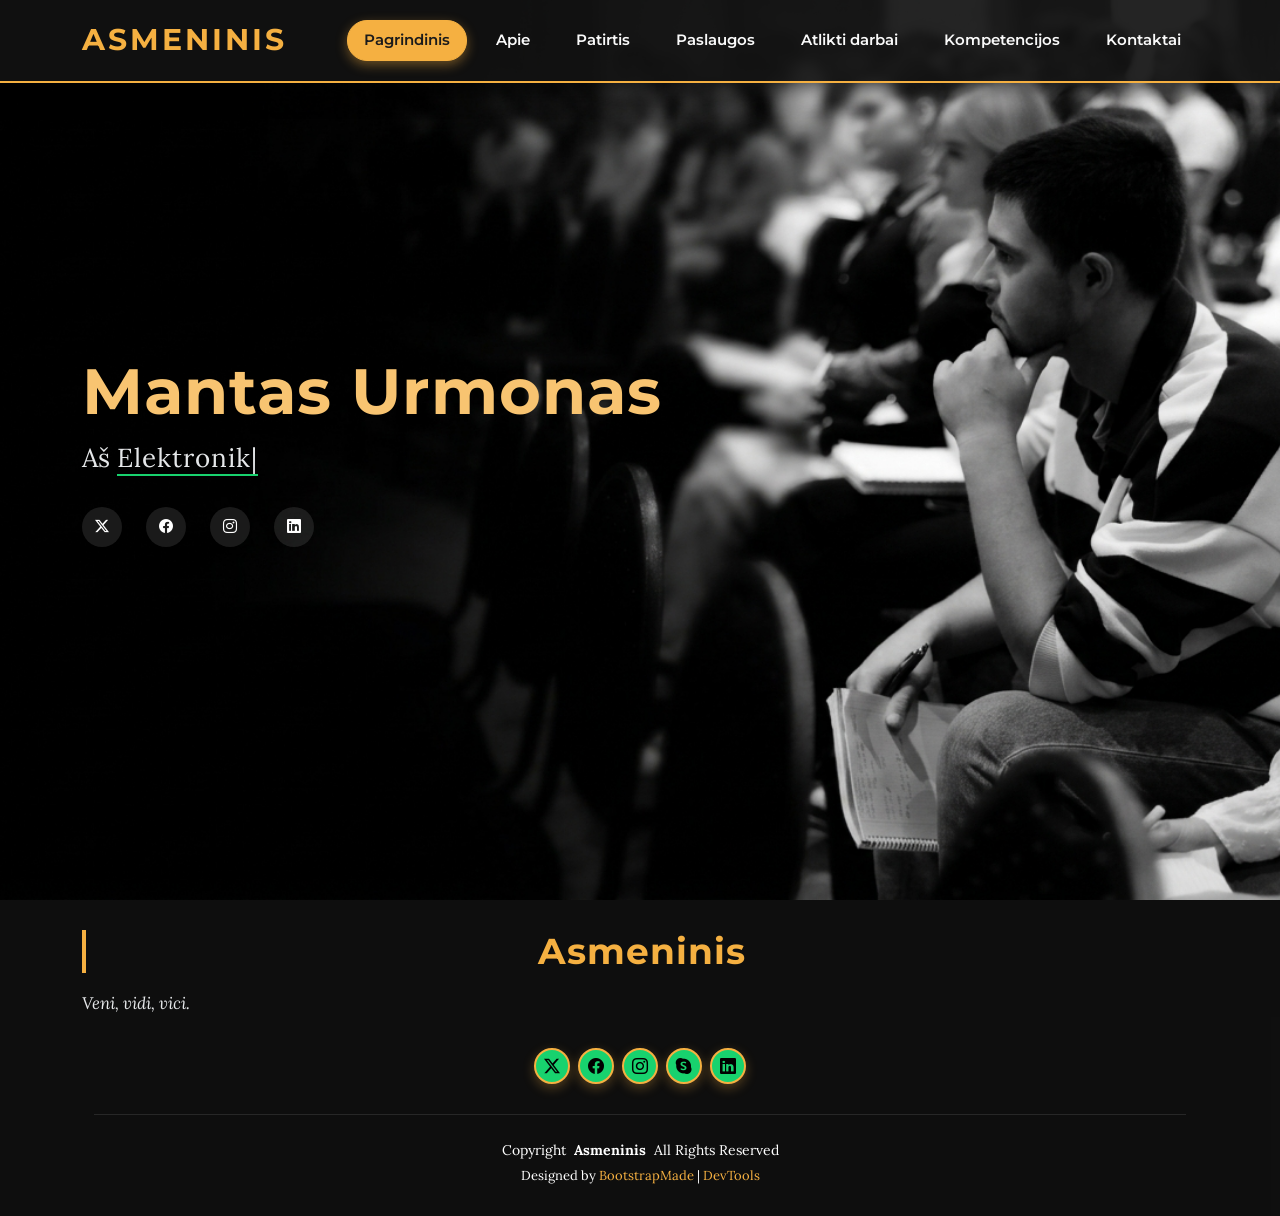
<file: index.html>
<!DOCTYPE html>
<html lang="lt">

<head>
  <meta charset="utf-8">
  <meta content="width=device-width, initial-scale=1.0" name="viewport">
  <title>Index - Mano CV</title>
  <meta name="description" content="Mantas Urmonas CV puslapis">
  <meta name="keywords" content="">
  <meta name="author" content="Mantas Urmonas">
  
  <!-- Favicons -->
  <link href="assets/img/favicon.png" rel="icon">
  <link href="assets/img/apple-touch-icon.png" rel="apple-touch-icon">

  <!-- Fonts -->
  <link href="https://fonts.googleapis.com" rel="preconnect">
  <link href="https://fonts.gstatic.com" rel="preconnect" crossorigin>
  <link href="https://fonts.googleapis.com/css2?family=Roboto:ital,wght@0,100;0,300;0,400;0,500;0,700;0,900;1,100;1,300;1,400;1,500;1,700;1,900&family=Poppins:ital,wght@0,100;0,200;0,300;0,400;0,500;0,600;0,700;0,800;0,900;1,100;1,200;1,300;1,400;1,500;1,600;1,700;1,800;1,900&family=Raleway:ital,wght@0,100;0,200;0,300;0,400;0,500;0,600;0,700;0,800;0,900;1,100;1,200;1,300;1,400;1,500;1,600;1,700;1,800;1,900&display=swap" rel="stylesheet">

  <!-- Vendor CSS Files -->
  <link href="assets/vendor/bootstrap/css/bootstrap.min.css" rel="stylesheet">
  <link href="assets/vendor/bootstrap-icons/bootstrap-icons.css" rel="stylesheet">
  <link href="assets/vendor/aos/aos.css" rel="stylesheet">
  <link href="assets/vendor/swiper/swiper-bundle.min.css" rel="stylesheet">
  <link href="assets/vendor/glightbox/css/glightbox.min.css" rel="stylesheet">

  <!-- Main CSS File -->
  <link href="assets/css/main.css" rel="stylesheet">
  <link href="assets/css/custom.css" rel="stylesheet">
  <!-- =======================================================
  * Template Name: Mano CV
  * Template URL: https://bootstrapmade.com/personal-free-resume-bootstrap-template/
  * Updated: Mar 05 2025 with Bootstrap v5.3.3
  * Author: Mantas Urmonas
  * License: https://bootstrapmade.com/license/
  ======================================================== -->
</head>

<body class="index-page">

  <header id="header" class="header d-flex align-items-center fixed-top">
    <div class="container-fluid container-xl position-relative d-flex align-items-center justify-content-between">

      <a href="index.html" class="logo d-flex align-items-center">
        <!-- Uncomment the line below if you also wish to use an image logo -->
        <!-- <img src="assets/img/logo.png" alt=""> -->
        <h1 class="sitename">Asmeninis</h1>
      </a>

      <nav id="navmenu" class="navmenu">
        <ul>
          <li><a href="index.html" class="active">Pagrindinis</a></li>
          <li><a href="about.html">Apie</a></li>
          <li><a href="resume.html">Patirtis</a></li>
          <li><a href="services.html">Paslaugos</a></li>
          <li><a href="portfolio.html">Atlikti darbai</a></li>
          <li><a href="kompetencijos.html">Kompetencijos</a></li>
          <li><a href="contact.html">Kontaktai</a></li>
        </ul>
        <i class="mobile-nav-toggle d-xl-none bi bi-list"></i>
      </nav>

    </div>
  </header>

  <main class="main">

    <!-- Hero Section -->
    <section id="hero" class="hero section dark-background">

      <img src="assets/img/hero-big.jpg" alt="" data-aos="fade-in">

      <div class="container" data-aos="zoom-out" data-aos-delay="100">
        <h2>Mantas Urmonas</h2>
        <p>Aš <span class="typed" data-typed-items="Elektronikos inžinierius, Ūkininkas, Verslininkas, Pardavėjas"></span><span class="typed-cursor typed-cursor--blink"></span></p>
        <div class="social-links">
          <a href="#"><i class="bi bi-twitter-x"></i></a>
          <a href="#"><i class="bi bi-facebook"></i></a>
          <a href="#"><i class="bi bi-instagram"></i></a>
          <a href="#"><i class="bi bi-linkedin"></i></a>
        </div>
      </div>

    </section><!-- /Hero Section -->

  </main>

  <footer id="footer" class="footer dark-background">
    <div class="container">
      <h3 class="sitename">Asmeninis</h3>
      <p>Veni, vidi, vici.</p>
      <div class="social-links d-flex justify-content-center">
        <a href=""><i class="bi bi-twitter-x"></i></a>
        <a href=""><i class="bi bi-facebook"></i></a>
        <a href=""><i class="bi bi-instagram"></i></a>
        <a href=""><i class="bi bi-skype"></i></a>
        <a href=""><i class="bi bi-linkedin"></i></a>
      </div>
      <div class="container">
        <div class="copyright">
          <span>Copyright</span> <strong class="px-1 sitename">Asmeninis</strong> <span>All Rights Reserved</span>
        </div>
        <div class="credits">
          <!-- All the links in the footer should remain intact. -->
          <!-- You can delete the links only if you've purchased the pro version. -->
          <!-- Licensing information: https://bootstrapmade.com/license/ -->
          <!-- Purchase the pro version with working PHP/AJAX contact form: [buy-url] -->
          Designed by <a href="https://bootstrapmade.com/">BootstrapMade</a> | <a href="https://bootstrapmade.com/tools/">DevTools</a>
        </div>
      </div>
    </div>
  </footer>

  <!-- Scroll Top -->
  <a href="#" id="scroll-top" class="scroll-top d-flex align-items-center justify-content-center"><i class="bi bi-arrow-up-short"></i></a>

  <!-- Preloader -->
  <div id="preloader"></div>

  <!-- Vendor JS Files -->
  <script src="assets/vendor/bootstrap/js/bootstrap.bundle.min.js"></script>
  <script src="assets/vendor/php-email-form/validate.js"></script>
  <script src="assets/vendor/aos/aos.js"></script>
  <script src="assets/vendor/typed.js/typed.umd.js"></script>
  <script src="assets/vendor/purecounter/purecounter_vanilla.js"></script>
  <script src="assets/vendor/waypoints/noframework.waypoints.js"></script>
  <script src="assets/vendor/swiper/swiper-bundle.min.js"></script>
  <script src="assets/vendor/glightbox/js/glightbox.min.js"></script>
  <script src="assets/vendor/imagesloaded/imagesloaded.pkgd.min.js"></script>
  <script src="assets/vendor/isotope-layout/isotope.pkgd.min.js"></script>

  <!-- Main JS File -->
  <script src="assets/js/main.js"></script>

</body>

</html>
</file>
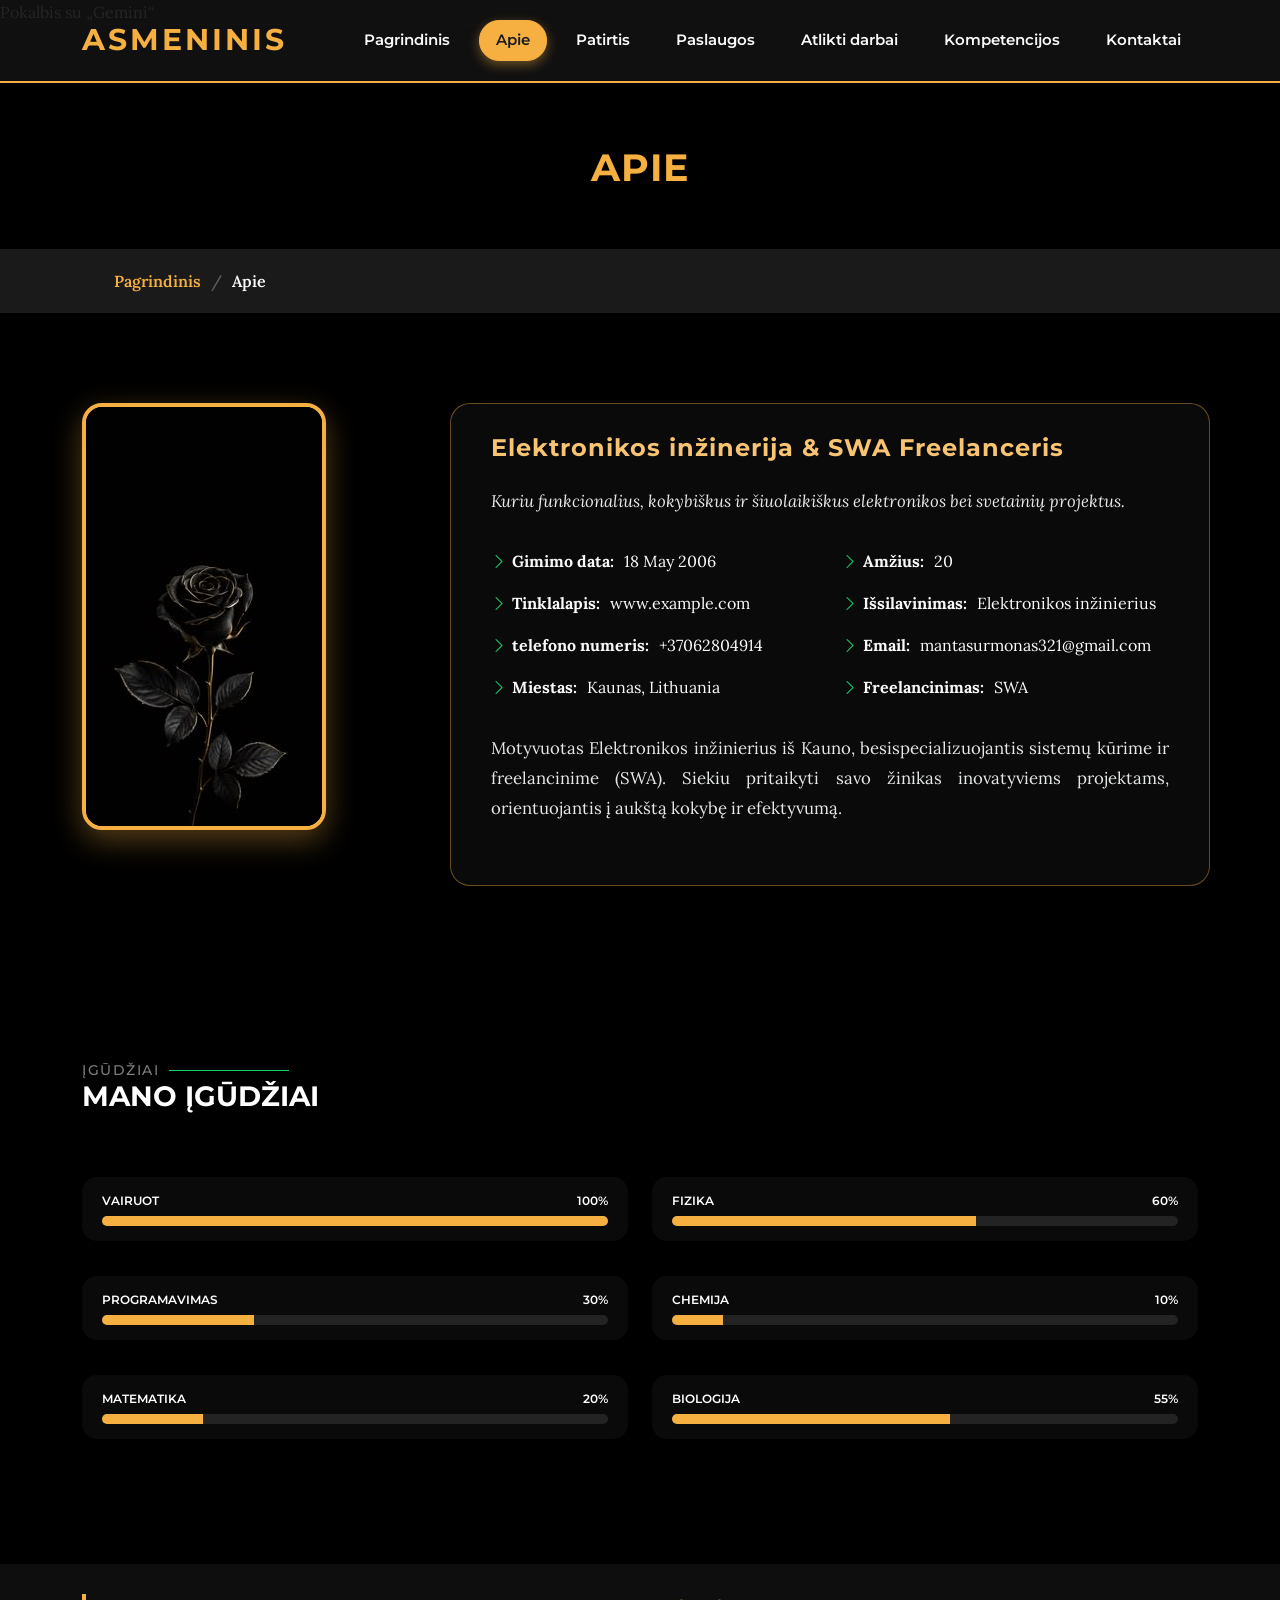
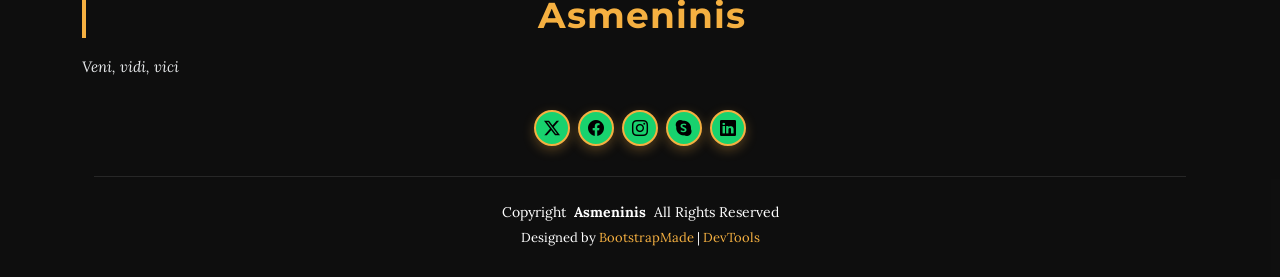
<file: about.html>
Pokalbis su „Gemini“
<!DOCTYPE html>

<html lang="en">



<head>

  <meta charset="utf-8">

  <meta content="width=device-width, initial-scale=1.0" name="viewport">

  <title>Mano CV</title>

  <meta name="description" content="">

  <meta name="keywords" content="">



  <!-- Favicons -->

  <link href="assets/img/favicon.png" rel="icon">

  <link href="assets/img/apple-touch-icon.png" rel="apple-touch-icon">



  <!-- Fonts -->

  <link href="https://fonts.googleapis.com" rel="preconnect">

  <link href="https://fonts.gstatic.com" rel="preconnect" crossorigin>

  <link href="https://fonts.googleapis.com/css2?family=Roboto:ital,wght@0,100;0,300;0,400;0,500;0,700;0,900;1,100;1,300;1,400;1,500;1,700;1,900&family=Poppins:ital,wght@0,100;0,200;0,300;0,400;0,500;0,600;0,700;0,800;0,900;1,100;1,200;1,300;1,400;1,500;1,600;1,700;1,800;1,900&family=Raleway:ital,wght@0,100;0,200;0,300;0,400;0,500;0,600;0,700;0,800;0,900;1,100;1,200;1,300;1,400;1,500;1,600;1,700;1,800;1,900&display=swap" rel="stylesheet">



  <!-- Vendor CSS Files -->

  <link href="assets/vendor/bootstrap/css/bootstrap.min.css" rel="stylesheet">

  <link href="assets/vendor/bootstrap-icons/bootstrap-icons.css" rel="stylesheet">

  <link href="assets/vendor/aos/aos.css" rel="stylesheet">

  <link href="assets/vendor/swiper/swiper-bundle.min.css" rel="stylesheet">

  <link href="assets/vendor/glightbox/css/glightbox.min.css" rel="stylesheet">



  <!-- Main CSS File -->

  <link href="assets/css/main.css" rel="stylesheet">
  <link href="assets/css/custom.css" rel="stylesheet">



  <!-- =======================================================

  * Template Name: Asmeninis

  * Template URL: https://bootstrapmade.com/personal-free-resume-bootstrap-template/

  * Updated: Mar 05 2025 with Bootstrap v5.3.3

  * Author: BootstrapMade.com

  * License: https://bootstrapmade.com/license/

  ======================================================== -->

</head>



<body class="about-page">



  <header id="header" class="header d-flex align-items-center fixed-top">

    <div class="container-fluid container-xl position-relative d-flex align-items-center justify-content-between">



      <a href="index.html" class="logo d-flex align-items-center">

        <!-- Uncomment the line below if you also wish to use an image logo -->

        <!-- <img src="assets/img/logo.png" alt=""> -->

        <h1 class="sitename">Asmeninis</h1>

      </a>



      <nav id="navmenu" class="navmenu">

        <ul>

          <li><a href="index.html">Pagrindinis</a></li>

          <li><a href="about.html" class="active">Apie</a></li>

          <li><a href="resume.html">Patirtis</a></li>

          <li><a href="services.html">Paslaugos</a></li>

          <li><a href="portfolio.html">Atlikti darbai</a></li>

          <li><a href="kompetencijos.html">Kompetencijos</a></li>
          <li><a href="contact.html">Kontaktai</a></li>

        </ul>

        <i class="mobile-nav-toggle d-xl-none bi bi-list"></i>

      </nav>



    </div>

  </header>



  <main class="main">



    <!-- Page Title -->

    <div class="page-title" data-aos="fade">

      <div class="heading">

        <div class="container">

          <div class="row d-flex justify-content-center text-center">

            <div class="col-lg-8">

              <h1>Apie</h1>

            </div>

          </div>

        </div>

      </div>

      <nav class="breadcrumbs">

        <div class="container">

          <ol>

            <li><a href="index.html">Pagrindinis</a></li>

            <li class="current">Apie</li>

          </ol>

        </div>

      </nav>

    </div><!-- End Page Title -->



    <!-- About Section -->

    <section id="about" class="about section">



      <div class="container" data-aos="fade-up" data-aos-delay="100">



        <div class="row gy-4 justify-content-center">

          <div class="col-lg-4">

            <img src="assets/img/profile-img.jpg" class="img-fluid" alt="">

          </div>

          <div class="col-lg-8 content">

            <h2>Elektronikos inžinerija & SWA Freelanceris</h2>

            <p class="fst-italic py-3">

              Kuriu funkcionalius, kokybiškus ir šiuolaikiškus elektronikos bei svetainių projektus.

            </p>

            <div class="row">

              <div class="col-lg-6">

                <ul>

                  <li><i class="bi bi-chevron-right"></i> <strong>Gimimo data:</strong> <span>18 May 2006</span></li>

                  <li><i class="bi bi-chevron-right"></i> <strong>Tinklalapis:</strong> <span>www.example.com</span></li>

                  <li><i class="bi bi-chevron-right"></i> <strong>telefono numeris:</strong> <span>+37062804914</span></li>

                  <li><i class="bi bi-chevron-right"></i> <strong>Miestas:</strong> <span>Kaunas, Lithuania</span></li>

                </ul>

              </div>

              <div class="col-lg-6">

                <ul>

                  <li><i class="bi bi-chevron-right"></i> <strong>Amžius:</strong> <span>20</span></li>

                  <li><i class="bi bi-chevron-right"></i> <strong>Išsilavinimas:</strong> <span>Elektronikos inžinierius</span></li>

                  <li><i class="bi bi-chevron-right"></i> <strong>Email:</strong> <span>mantasurmonas321@gmail.com</span></li>

                  <li><i class="bi bi-chevron-right"></i> <strong>Freelancinimas:</strong> <span>SWA</span></li>

                </ul>

              </div>

            </div>

            <p class="py-3">

              Motyvuotas Elektronikos inžinierius iš Kauno, besispecializuojantis sistemų kūrime ir freelancinime (SWA). Siekiu pritaikyti savo žinikas inovatyviems projektams, orientuojantis į aukštą kokybę ir efektyvumą.

            </p>

          </div>

        </div>



      </div>



    </section><!-- /About Section -->



    <!-- Skills Section -->

    <section id="skills" class="skills section">



      <!-- Section Title -->

      <div class="container section-title" data-aos="fade-up">

        <h2>Įgūdžiai</h2>

        <div><span>Mano</span> <span class="description-title">Įgūdžiai</span></div>

      </div><!-- End Section Title -->



      <div class="container" data-aos="fade-up" data-aos-delay="100">



        <div class="row skills-content skills-animation">



          <div class="col-lg-6">



            <div class="progress">

              <span class="skill"><span>Vairuot</span> <i class="val">100%</i></span>

              <div class="progress-bar-wrap">

                <div class="progress-bar" role="progressbar" aria-valuenow="100" aria-valuemin="0" aria-valuemax="100"></div>

              </div>

            </div><!-- End Skills Item -->



            <div class="progress">

              <span class="skill"><span>Programavimas</span> <i class="val">30%</i></span>

              <div class="progress-bar-wrap">

                <div class="progress-bar" role="progressbar" aria-valuenow="30" aria-valuemin="0" aria-valuemax="100"></div>

              </div>

            </div><!-- End Skills Item -->



            <div class="progress">

              <span class="skill"><span>Matematika</span> <i class="val">20%</i></span>

              <div class="progress-bar-wrap">

                <div class="progress-bar" role="progressbar" aria-valuenow="20" aria-valuemin="0" aria-valuemax="100"></div>

              </div>

            </div><!-- End Skills Item -->



          </div>



          <div class="col-lg-6">



            <div class="progress">

              <span class="skill"><span>Fizika</span> <i class="val">60%</i></span>

              <div class="progress-bar-wrap">

                <div class="progress-bar" role="progressbar" aria-valuenow="60" aria-valuemin="0" aria-valuemax="100"></div>

              </div>

            </div><!-- End Skills Item -->



            <div class="progress">

              <span class="skill"><span>Chemija</span> <i class="val">10%</i></span>

              <div class="progress-bar-wrap">

                <div class="progress-bar" role="progressbar" aria-valuenow="10" aria-valuemin="0" aria-valuemax="100"></div>

              </div>

            </div><!-- End Skills Item -->



            <div class="progress">

              <span class="skill"><span>Biologija</span> <i class="val">55%</i></span>

              <div class="progress-bar-wrap">

                <div class="progress-bar" role="progressbar" aria-valuenow="55" aria-valuemin="0" aria-valuemax="100"></div>

              </div>

            </div><!-- End Skills Item -->



          </div>



        </div>



      </div>



    </section><!-- /Skills Section -->



  </main>



  <footer id="footer" class="footer dark-background">

    <div class="container">

      <h3 class="sitename">Asmeninis</h3>

      <p> Veni, vidi, vici</p>

      <div class="social-links d-flex justify-content-center">

        <a href=""><i class="bi bi-twitter-x"></i></a>

        <a href=""><i class="bi bi-facebook"></i></a>

        <a href=""><i class="bi bi-instagram"></i></a>

        <a href=""><i class="bi bi-skype"></i></a>

        <a href=""><i class="bi bi-linkedin"></i></a>

      </div>

      <div class="container">

        <div class="copyright">

          <span>Copyright</span> <strong class="px-1 sitename">Asmeninis</strong> <span>All Rights Reserved</span>

        </div>

        <div class="credits">

          <!-- All the links in the footer should remain intact. -->

          <!-- You can delete the links only if you've purchased the pro version. -->

          <!-- Licensing information: https://bootstrapmade.com/license/ -->

          <!-- Purchase the pro version with working PHP/AJAX contact form: [buy-url] -->

          Designed by <a href="https://bootstrapmade.com/">BootstrapMade</a> | <a href="https://bootstrapmade.com/tools/">DevTools</a>

        </div>

      </div>

    </div>

  </footer>



  <!-- Scroll Top -->

  <a href="#" id="scroll-top" class="scroll-top d-flex align-items-center justify-content-center"><i class="bi bi-arrow-up-short"></i></a>



  <!-- Preloader -->

  <div id="preloader"></div>



  <!-- Vendor JS Files -->

  <script src="assets/vendor/bootstrap/js/bootstrap.bundle.min.js"></script>

  <script src="assets/vendor/php-email-form/validate.js"></script>

  <script src="assets/vendor/aos/aos.js"></script>

  <script src="assets/vendor/typed.js/typed.umd.js"></script>

  <script src="assets/vendor/purecounter/purecounter_vanilla.js"></script>

  <script src="assets/vendor/waypoints/noframework.waypoints.js"></script>

  <script src="assets/vendor/swiper/swiper-bundle.min.js"></script>

  <script src="assets/vendor/glightbox/js/glightbox.min.js"></script>

  <script src="assets/vendor/imagesloaded/imagesloaded.pkgd.min.js"></script>

  <script src="assets/vendor/isotope-layout/isotope.pkgd.min.js"></script>



  <!-- Main JS File -->

  <script src="assets/js/main.js"></script>



</body>
</file>
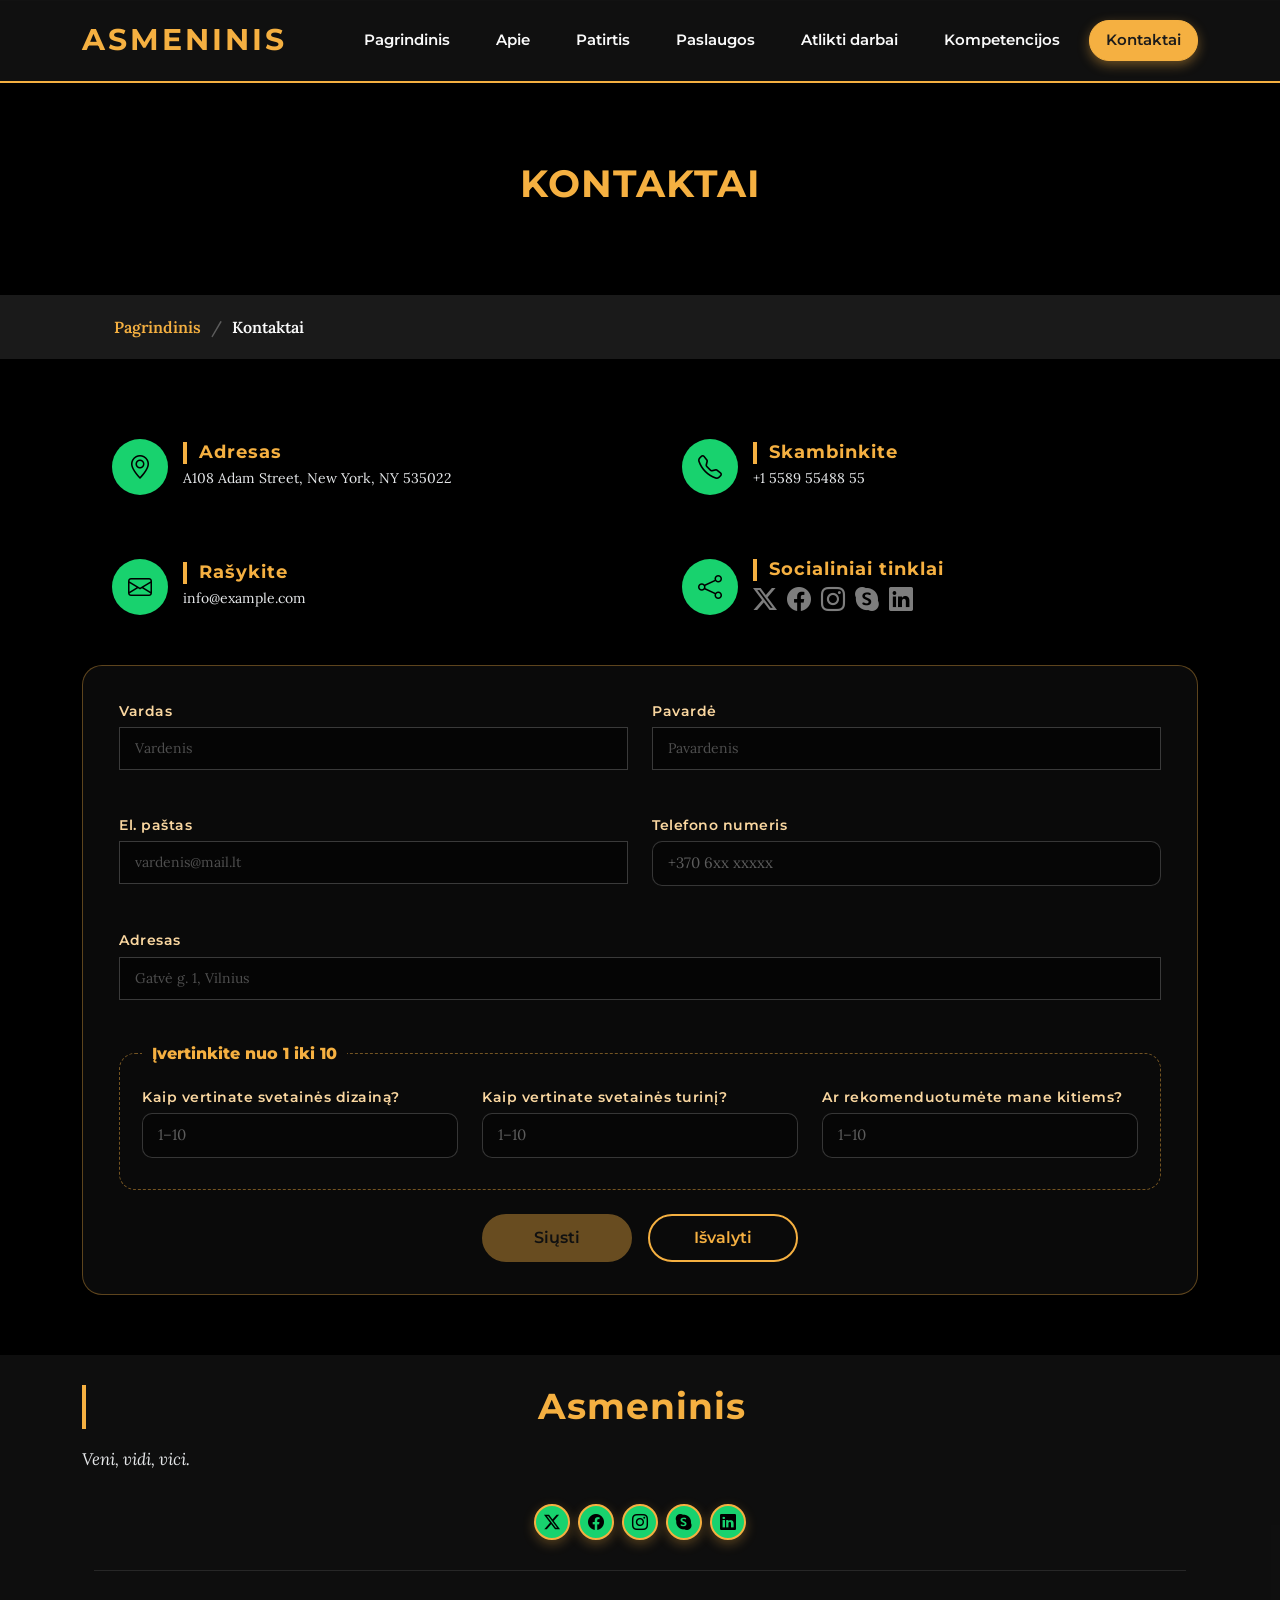
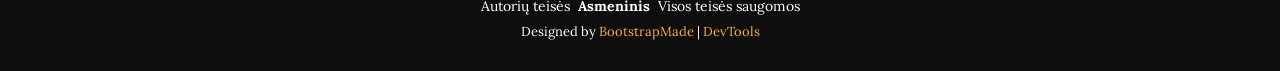
<file: contact.html>
<!DOCTYPE html>
<html lang="lt">

<head>
  <meta charset="utf-8">
  <meta content="width=device-width, initial-scale=1.0" name="viewport">
  <title>Kontaktai - Mano CV</title>
  <meta name="description" content="">
  <meta name="keywords" content="">

  <!-- Favicons -->
  <link href="assets/img/favicon.png" rel="icon">
  <link href="assets/img/apple-touch-icon.png" rel="apple-touch-icon">

  <!-- Fonts -->
  <link href="https://fonts.googleapis.com" rel="preconnect">
  <link href="https://fonts.gstatic.com" rel="preconnect" crossorigin>
  <link href="https://fonts.googleapis.com/css2?family=Roboto:ital,wght@0,100;0,300;0,400;0,500;0,700;0,900;1,100;1,300;1,400;1,500;1,700;1,900&family=Poppins:ital,wght@0,100;0,200;0,300;0,400;0,500;0,600;0,700;0,800;0,900;1,100;1,200;1,300;1,400;1,500;1,600;1,700;1,800;1,900&family=Raleway:ital,wght@0,100;0,200;0,300;0,400;0,500;0,600;0,700;0,800;0,900;1,100;1,200;1,300;1,400;1,500;1,600;1,700;1,800;1,900&display=swap" rel="stylesheet">

  <!-- Vendor CSS Files -->
  <link href="assets/vendor/bootstrap/css/bootstrap.min.css" rel="stylesheet">
  <link href="assets/vendor/bootstrap-icons/bootstrap-icons.css" rel="stylesheet">
  <link href="assets/vendor/aos/aos.css" rel="stylesheet">
  <link href="assets/vendor/swiper/swiper-bundle.min.css" rel="stylesheet">
  <link href="assets/vendor/glightbox/css/glightbox.min.css" rel="stylesheet">

  <!-- Main CSS File -->
  <link href="assets/css/main.css" rel="stylesheet">
  <link href="assets/css/custom.css" rel="stylesheet">
  <!-- =======================================================
  * Template Name: Asmeninis
  * Template URL: https://bootstrapmade.com/personal-free-resume-bootstrap-template/
  * Updated: Mar 05 2025 with Bootstrap v5.3.3
  * Author: BootstrapMade.com
  * License: https://bootstrapmade.com/license/
  ======================================================== -->
</head>

<body class="contact-page">

  <header id="header" class="header d-flex align-items-center fixed-top">
    <div class="container-fluid container-xl position-relative d-flex align-items-center justify-content-between">

      <a href="index.html" class="logo d-flex align-items-center">
        <!-- Uncomment the line below if you also wish to use an image logo -->
        <!-- <img src="assets/img/logo.png" alt=""> -->
        <h1 class="sitename">Asmeninis</h1>
      </a>

      <nav id="navmenu" class="navmenu">
        <ul>
          <li><a href="index.html">Pagrindinis</a></li>
          <li><a href="about.html">Apie</a></li>
          <li><a href="resume.html">Patirtis</a></li>
          <li><a href="services.html">Paslaugos</a></li>
          <li><a href="portfolio.html">Atlikti darbai</a></li>
          <li><a href="kompetencijos.html">Kompetencijos</a></li>
          <li><a href="contact.html" class="active">Kontaktai</a></li>
        </ul>
        <i class="mobile-nav-toggle d-xl-none bi bi-list"></i>
      </nav>

    </div>
  </header>

  <main class="main">

    <!-- Page Title -->
    <div class="page-title" data-aos="fade">
      <div class="heading">
        <div class="container">
          <div class="row d-flex justify-content-center text-center">
            <div class="col-lg-8">
              <h1>Kontaktai</h1>
            </div>
          </div>
        </div>
      </div>
      <nav class="breadcrumbs">
        <div class="container">
          <ol>
            <li><a href="index.html">Pagrindinis</a></li>
            <li class="current">Kontaktai</li>
          </ol>
        </div>
      </nav>
    </div><!-- End Page Title -->

    <!-- Contact Section -->
    <section id="contact" class="contact section">

      <div class="container" data-aos="fade-up" data-aos-delay="100">

        <div class="row gy-4">

          <div class="col-md-6">
            <div class="info-item d-flex align-items-center" data-aos="fade-up" data-aos-delay="200">
              <i class="icon bi bi-geo-alt flex-shrink-0"></i>
              <div>
                <h3>Adresas</h3>
                <p>A108 Adam Street, New York, NY 535022</p>
              </div>
            </div>
          </div><!-- End Info Item -->

          <div class="col-md-6">
            <div class="info-item d-flex align-items-center" data-aos="fade-up" data-aos-delay="300">
              <i class="icon bi bi-telephone flex-shrink-0"></i>
              <div>
                <h3>Skambinkite</h3>
                <p>+1 5589 55488 55</p>
              </div>
            </div>
          </div><!-- End Info Item -->

          <div class="col-md-6">
            <div class="info-item d-flex align-items-center" data-aos="fade-up" data-aos-delay="400">
              <i class="icon bi bi-envelope flex-shrink-0"></i>
              <div>
                <h3>Rašykite</h3>
                <p>info@example.com</p>
              </div>
            </div>
          </div><!-- End Info Item -->

          <div class="col-md-6">
            <div class="info-item d-flex align-items-center" data-aos="fade-up" data-aos-delay="500">
              <i class="icon bi bi-share flex-shrink-0"></i>
              <div>
                <h3>Socialiniai tinklai</h3>
                <div class="social-links">
                  <a href="#"><i class="bi bi-twitter-x"></i></a>
                  <a href="#"><i class="bi bi-facebook"></i></a>
                  <a href="#"><i class="bi bi-instagram"></i></a>
                  <a href="#"><i class="bi bi-skype"></i></a>
                  <a href="#"><i class="bi bi-linkedin"></i></a>
                </div>
              </div>
            </div>
          </div><!-- End Info Item -->

        </div>

        <!-- 11 LD: kontaktų forma (logika – assets/js/custom.js) -->
        <form id="contactForm" class="contact-form" novalidate data-aos="fade-up" data-aos-delay="600">
          <div class="row gy-3">

            <div class="col-md-6">
              <label for="vardas" class="form-label">Vardas</label>
              <input type="text" id="vardas" name="vardas" class="form-control" placeholder="Vardenis" autocomplete="given-name" required aria-describedby="vardas-error">
              <div class="field-error" id="vardas-error" aria-live="polite"></div>
            </div>

            <div class="col-md-6">
              <label for="pavarde" class="form-label">Pavardė</label>
              <input type="text" id="pavarde" name="pavarde" class="form-control" placeholder="Pavardenis" autocomplete="family-name" required aria-describedby="pavarde-error">
              <div class="field-error" id="pavarde-error" aria-live="polite"></div>
            </div>

            <div class="col-md-6">
              <label for="email" class="form-label">El. paštas</label>
              <input type="email" id="email" name="email" class="form-control" placeholder="vardenis@mail.lt" autocomplete="email" required aria-describedby="email-error">
              <div class="field-error" id="email-error" aria-live="polite"></div>
            </div>

            <div class="col-md-6">
              <label for="telefonas" class="form-label">Telefono numeris</label>
              <input type="tel" id="telefonas" name="telefonas" class="form-control" placeholder="+370 6xx xxxxx" inputmode="numeric" maxlength="14" autocomplete="tel" required aria-describedby="telefonas-error">
              <div class="field-error" id="telefonas-error" aria-live="polite"></div>
            </div>

            <div class="col-md-12">
              <label for="adresas" class="form-label">Adresas</label>
              <input type="text" id="adresas" name="adresas" class="form-control" placeholder="Gatvė g. 1, Vilnius" autocomplete="street-address" required aria-describedby="adresas-error">
              <div class="field-error" id="adresas-error" aria-live="polite"></div>
            </div>

            <div class="col-md-12">
              <fieldset class="rating-group">
                <legend>Įvertinkite nuo 1 iki 10</legend>
                <div class="row gy-3">

                  <div class="col-md-4">
                    <label for="q1" class="form-label">Kaip vertinate svetainės dizainą?</label>
                    <input type="number" id="q1" name="q1" class="form-control" min="1" max="10" step="1" placeholder="1–10" required aria-describedby="q1-error">
                    <div class="field-error" id="q1-error" aria-live="polite"></div>
                  </div>

                  <div class="col-md-4">
                    <label for="q2" class="form-label">Kaip vertinate svetainės turinį?</label>
                    <input type="number" id="q2" name="q2" class="form-control" min="1" max="10" step="1" placeholder="1–10" required aria-describedby="q2-error">
                    <div class="field-error" id="q2-error" aria-live="polite"></div>
                  </div>

                  <div class="col-md-4">
                    <label for="q3" class="form-label">Ar rekomenduotumėte mane kitiems?</label>
                    <input type="number" id="q3" name="q3" class="form-control" min="1" max="10" step="1" placeholder="1–10" required aria-describedby="q3-error">
                    <div class="field-error" id="q3-error" aria-live="polite"></div>
                  </div>

                </div>
              </fieldset>
            </div>

            <div class="col-md-12 form-actions">
              <button type="submit" id="submitBtn" disabled>Siųsti</button>
              <button type="button" id="clearBtn" class="btn-clear">Išvalyti</button>
            </div>

          </div>

          <!-- Pateikti duomenys ir vidurkis (užpildo custom.js) -->
          <div id="formResult" class="form-result" hidden>
            <h4>Pateikti duomenys</h4>
            <div id="resultList" class="result-list"></div>
            <p id="resultAverage" class="result-average"></p>
          </div>
        </form><!-- End Contact Form -->

      </div>

    </section><!-- /Contact Section -->

  </main>

  <footer id="footer" class="footer dark-background">
    <div class="container">
      <h3 class="sitename">Asmeninis</h3>
      <p>Veni, vidi, vici.</p>
      <div class="social-links d-flex justify-content-center">
        <a href=""><i class="bi bi-twitter-x"></i></a>
        <a href=""><i class="bi bi-facebook"></i></a>
        <a href=""><i class="bi bi-instagram"></i></a>
        <a href=""><i class="bi bi-skype"></i></a>
        <a href=""><i class="bi bi-linkedin"></i></a>
      </div>
      <div class="container">
        <div class="copyright">
          <span>Autorių teisės</span> <strong class="px-1 sitename">Asmeninis</strong> <span>Visos teisės saugomos</span>
        </div>
        <div class="credits">
          <!-- All the links in the footer should remain intact. -->
          <!-- You can delete the links only if you've purchased the pro version. -->
          <!-- Licensing information: https://bootstrapmade.com/license/ -->
          <!-- Purchase the pro version with working PHP/AJAX contact form: [buy-url] -->
          Designed by <a href="https://bootstrapmade.com/">BootstrapMade</a> | <a href="https://bootstrapmade.com/tools/">DevTools</a>
        </div>
      </div>
    </div>
  </footer>

  <!-- Scroll Top -->
  <a href="#" id="scroll-top" class="scroll-top d-flex align-items-center justify-content-center"><i class="bi bi-arrow-up-short"></i></a>

  <!-- Preloader -->
  <div id="preloader"></div>

  <!-- Vendor JS Files -->
  <script src="assets/vendor/bootstrap/js/bootstrap.bundle.min.js"></script>
  <script src="assets/vendor/php-email-form/validate.js"></script>
  <script src="assets/vendor/aos/aos.js"></script>
  <script src="assets/vendor/typed.js/typed.umd.js"></script>
  <script src="assets/vendor/purecounter/purecounter_vanilla.js"></script>
  <script src="assets/vendor/waypoints/noframework.waypoints.js"></script>
  <script src="assets/vendor/swiper/swiper-bundle.min.js"></script>
  <script src="assets/vendor/glightbox/js/glightbox.min.js"></script>
  <script src="assets/vendor/imagesloaded/imagesloaded.pkgd.min.js"></script>
  <script src="assets/vendor/isotope-layout/isotope.pkgd.min.js"></script>

  <!-- Main JS File -->
  <script src="assets/js/main.js"></script>
  <script src="assets/js/custom.js"></script>

</body>

</html>
</file>
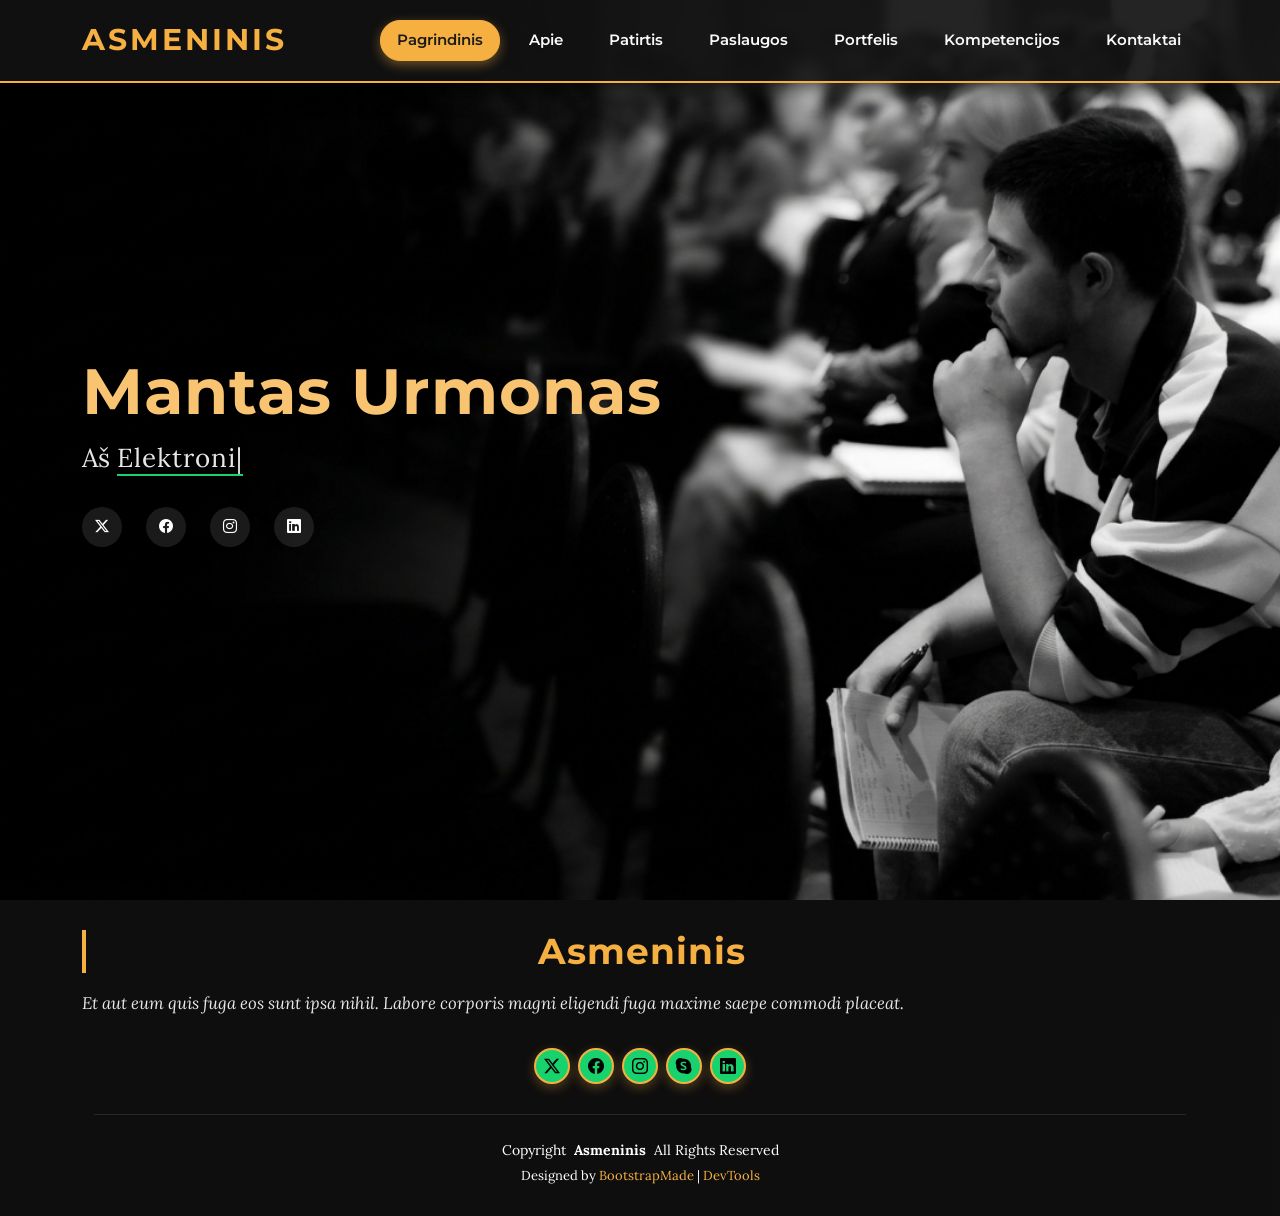
<file: HTMLDARBAS.html>
<!DOCTYPE html>
<html lang="lt">

<head>
  <meta charset="utf-8">
  <meta content="width=device-width, initial-scale=1.0" name="viewport">
  <title>Index - Mantas Urmonas CV puslapis</title>
  <meta name="description" content="Mantas Urmonas CV puslapis">
  <meta name="keywords" content="">
  <meta name="author" content="Mantas Urmonas">
  
  <!-- Favicons -->
  <link href="assets/img/favicon.png" rel="icon">
  <link href="assets/img/apple-touch-icon.png" rel="apple-touch-icon">

  <!-- Fonts -->
  <link href="https://fonts.googleapis.com" rel="preconnect">
  <link href="https://fonts.gstatic.com" rel="preconnect" crossorigin>
  <link href="https://fonts.googleapis.com/css2?family=Roboto:ital,wght@0,100;0,300;0,400;0,500;0,700;0,900;1,100;1,300;1,400;1,500;1,700;1,900&family=Poppins:ital,wght@0,100;0,200;0,300;0,400;0,500;0,600;0,700;0,800;0,900;1,100;1,200;1,300;1,400;1,500;1,600;1,700;1,800;1,900&family=Raleway:ital,wght@0,100;0,200;0,300;0,400;0,500;0,600;0,700;0,800;0,900;1,100;1,200;1,300;1,400;1,500;1,600;1,700;1,800;1,900&display=swap" rel="stylesheet">

  <!-- Vendor CSS Files -->
  <link href="assets/vendor/bootstrap/css/bootstrap.min.css" rel="stylesheet">
  <link href="assets/vendor/bootstrap-icons/bootstrap-icons.css" rel="stylesheet">
  <link href="assets/vendor/aos/aos.css" rel="stylesheet">
  <link href="assets/vendor/swiper/swiper-bundle.min.css" rel="stylesheet">
  <link href="assets/vendor/glightbox/css/glightbox.min.css" rel="stylesheet">

  <!-- Main CSS File -->
  <link href="assets/css/main.css" rel="stylesheet">
  <link href="assets/css/custom.css" rel="stylesheet">
  <!-- =======================================================
  * Template Name: Mantas Urmonas CV puslapis
  * Template URL: https://bootstrapmade.com/personal-free-resume-bootstrap-template/
  * Updated: Mar 05 2025 with Bootstrap v5.3.3
  * Author: Mantas Urmonas
  * License: https://bootstrapmade.com/license/
  ======================================================== -->
</head>

<body class="index-page">

  <header id="header" class="header d-flex align-items-center fixed-top">
    <div class="container-fluid container-xl position-relative d-flex align-items-center justify-content-between">

      <a href="index.html" class="logo d-flex align-items-center">
        <!-- Uncomment the line below if you also wish to use an image logo -->
        <!-- <img src="assets/img/logo.png" alt=""> -->
        <h1 class="sitename">Asmeninis</h1>
      </a>

      <nav id="navmenu" class="navmenu">
        <ul>
          <li><a href="index.html" class="active">Pagrindinis</a></li>
          <li><a href="about.html">Apie</a></li>
          <li><a href="resume.html">Patirtis</a></li>
          <li><a href="services.html">Paslaugos</a></li>
          <li><a href="portfolio.html">Portfelis</a></li>
          <li><a href="kompetencijos.html">Kompetencijos</a></li>
          <li><a href="contact.html">Kontaktai</a></li>
        </ul>
        <i class="mobile-nav-toggle d-xl-none bi bi-list"></i>
      </nav>

    </div>
  </header>

  <main class="main">

    <!-- Hero Section -->
    <section id="hero" class="hero section dark-background">

      <img src="assets/img/hero-big.jpg" alt="" data-aos="fade-in">

      <div class="container" data-aos="zoom-out" data-aos-delay="100">
        <h2>Mantas Urmonas</h2>
        <p>Aš <span class="typed" data-typed-items="Elektronikos inžinierius, Ūkininkas, Verslininkas, Pardavėjas"></span><span class="typed-cursor typed-cursor--blink"></span></p>
        <div class="social-links">
          <a href="#"><i class="bi bi-twitter-x"></i></a>
          <a href="#"><i class="bi bi-facebook"></i></a>
          <a href="#"><i class="bi bi-instagram"></i></a>
          <a href="#"><i class="bi bi-linkedin"></i></a>
        </div>
      </div>

    </section><!-- /Hero Section -->

  </main>

  <footer id="footer" class="footer dark-background">
    <div class="container">
      <h3 class="sitename">Asmeninis</h3>
      <p>Et aut eum quis fuga eos sunt ipsa nihil. Labore corporis magni eligendi fuga maxime saepe commodi placeat.</p>
      <div class="social-links d-flex justify-content-center">
        <a href=""><i class="bi bi-twitter-x"></i></a>
        <a href=""><i class="bi bi-facebook"></i></a>
        <a href=""><i class="bi bi-instagram"></i></a>
        <a href=""><i class="bi bi-skype"></i></a>
        <a href=""><i class="bi bi-linkedin"></i></a>
      </div>
      <div class="container">
        <div class="copyright">
          <span>Copyright</span> <strong class="px-1 sitename">Asmeninis</strong> <span>All Rights Reserved</span>
        </div>
        <div class="credits">
          <!-- All the links in the footer should remain intact. -->
          <!-- You can delete the links only if you've purchased the pro version. -->
          <!-- Licensing information: https://bootstrapmade.com/license/ -->
          <!-- Purchase the pro version with working PHP/AJAX contact form: [buy-url] -->
          Designed by <a href="https://bootstrapmade.com/">BootstrapMade</a> | <a href="https://bootstrapmade.com/tools/">DevTools</a>
        </div>
      </div>
    </div>
  </footer>

  <!-- Scroll Top -->
  <a href="#" id="scroll-top" class="scroll-top d-flex align-items-center justify-content-center"><i class="bi bi-arrow-up-short"></i></a>

  <!-- Preloader -->
  <div id="preloader"></div>

  <!-- Vendor JS Files -->
  <script src="assets/vendor/bootstrap/js/bootstrap.bundle.min.js"></script>
  <script src="assets/vendor/php-email-form/validate.js"></script>
  <script src="assets/vendor/aos/aos.js"></script>
  <script src="assets/vendor/typed.js/typed.umd.js"></script>
  <script src="assets/vendor/purecounter/purecounter_vanilla.js"></script>
  <script src="assets/vendor/waypoints/noframework.waypoints.js"></script>
  <script src="assets/vendor/swiper/swiper-bundle.min.js"></script>
  <script src="assets/vendor/glightbox/js/glightbox.min.js"></script>
  <script src="assets/vendor/imagesloaded/imagesloaded.pkgd.min.js"></script>
  <script src="assets/vendor/isotope-layout/isotope.pkgd.min.js"></script>

  <!-- Main JS File -->
  <script src="assets/js/main.js"></script>

</body>

</html>
</file>
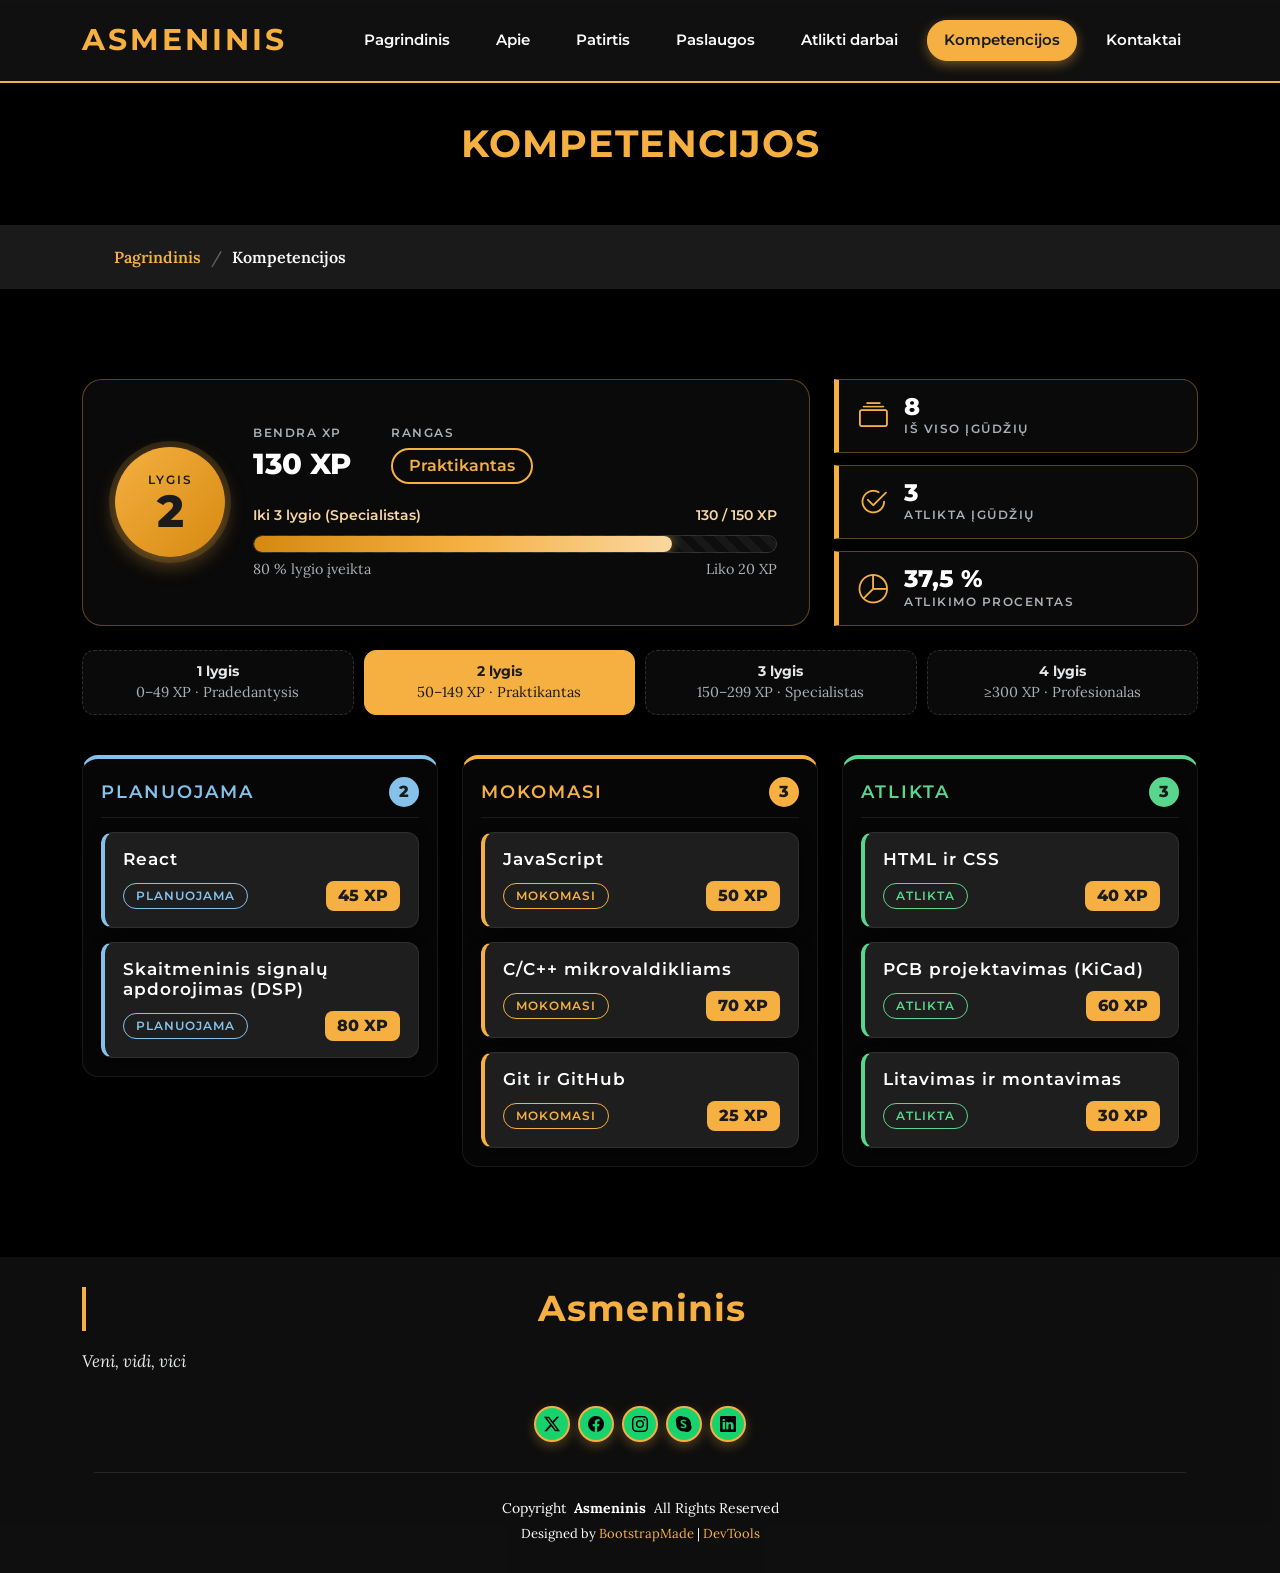
<file: kompetencijos.html>
<!DOCTYPE html>
<html lang="lt">

<head>
  <meta charset="utf-8">
  <meta content="width=device-width, initial-scale=1.0" name="viewport">
  <title>Kompetencijos - Asmeninis Bootstrap Template</title>
  <meta name="description" content="Kompetencijų pažangos modulis">
  <meta name="keywords" content="">

  <!-- Favicons -->
  <link href="assets/img/favicon.png" rel="icon">
  <link href="assets/img/apple-touch-icon.png" rel="apple-touch-icon">

  <!-- Fonts -->
  <link href="https://fonts.googleapis.com" rel="preconnect">
  <link href="https://fonts.gstatic.com" rel="preconnect" crossorigin>
  <link href="https://fonts.googleapis.com/css2?family=Roboto:ital,wght@0,100;0,300;0,400;0,500;0,700;0,900;1,100;1,300;1,400;1,500;1,700;1,900&family=Poppins:ital,wght@0,100;0,200;0,300;0,400;0,500;0,600;0,700;0,800;0,900;1,100;1,200;1,300;1,400;1,500;1,600;1,700;1,800;1,900&family=Raleway:ital,wght@0,100;0,200;0,300;0,400;0,500;0,600;0,700;0,800;0,900;1,100;1,200;1,300;1,400;1,500;1,600;1,700;1,800;1,900&display=swap" rel="stylesheet">

  <!-- Vendor CSS Files -->
  <link href="assets/vendor/bootstrap/css/bootstrap.min.css" rel="stylesheet">
  <link href="assets/vendor/bootstrap-icons/bootstrap-icons.css" rel="stylesheet">
  <link href="assets/vendor/aos/aos.css" rel="stylesheet">
  <link href="assets/vendor/swiper/swiper-bundle.min.css" rel="stylesheet">
  <link href="assets/vendor/glightbox/css/glightbox.min.css" rel="stylesheet">

  <!-- Main CSS File -->
  <link href="assets/css/main.css" rel="stylesheet">
  <link href="assets/css/custom.css" rel="stylesheet">
  <!-- =======================================================
  * Template Name:
  * Template URL: https://bootstrapmade.com/personal-free-resume-bootstrap-template/
  * Updated: Mar 05 2025 with Bootstrap v5.3.3
  * Author: BootstrapMade.com
  * License: https://bootstrapmade.com/license/
  ======================================================== -->
</head>

<body class="skills-page">

  <header id="header" class="header d-flex align-items-center fixed-top">
    <div class="container-fluid container-xl position-relative d-flex align-items-center justify-content-between">

      <a href="index.html" class="logo d-flex align-items-center">
        <h1 class="sitename">Asmeninis</h1>
      </a>

      <nav id="navmenu" class="navmenu">
        <ul>
          <li><a href="index.html">Pagrindinis</a></li>
          <li><a href="about.html">Apie</a></li>
          <li><a href="resume.html">Patirtis</a></li>
          <li><a href="services.html">Paslaugos</a></li>
          <li><a href="portfolio.html">Atlikti darbai</a></li>
          <li><a href="kompetencijos.html" class="active">Kompetencijos</a></li>
          <li><a href="contact.html">Kontaktai</a></li>
        </ul>
        <i class="mobile-nav-toggle d-xl-none bi bi-list"></i>
      </nav>

    </div>
  </header>

  <main class="main">

    <!-- Page Title -->
    <div class="page-title" data-aos="fade">
      <div class="heading">
        <div class="container">
          <div class="row d-flex justify-content-center text-center">
            <div class="col-lg-8">
              <h1>Kompetencijos</h1>
            </div>
          </div>
        </div>
      </div>
      <nav class="breadcrumbs">
        <div class="container">
          <ol>
            <li><a href="index.html">Pagrindinis</a></li>
            <li class="current">Kompetencijos</li>
          </ol>
        </div>
      </nav>
    </div><!-- End Page Title -->

    <!-- Skill Tracker Section (10 LD) -->
    <section id="skill-tracker" class="skill-tracker section">

      <div class="container">

        <!-- XP, lygis, rangas + progreso juosta -->
        <div class="st-overview">

          <div class="st-level-panel">
            <div class="st-level-badge">
              <span class="st-level-label">Lygis</span>
              <span class="st-level-value">2</span>
            </div>

            <div class="st-level-info">
              <div class="st-info-row">
                <div class="st-info-item">
                  <span class="st-info-label">Bendra XP</span>
                  <span class="st-info-value">130 XP</span>
                </div>
                <div class="st-info-item">
                  <span class="st-info-label">Rangas</span>
                  <span class="st-rank">Praktikantas</span>
                </div>
              </div>

              <!-- Progreso juosta iki kito lygio -->
              <div class="st-progress">
                <div class="st-progress-head">
                  <span>Iki 3 lygio (Specialistas)</span>
                  <span>130 / 150 XP</span>
                </div>
                <div class="st-progress-track" role="progressbar" aria-label="Progresas iki kito lygio" aria-valuenow="80" aria-valuemin="0" aria-valuemax="100">
                  <div class="st-progress-fill" style="width: 80%;"></div>
                </div>
                <div class="st-progress-foot">
                  <span>80 % lygio įveikta</span>
                  <span>Liko 20 XP</span>
                </div>
              </div>
            </div>
          </div>

          <!-- Statistika -->
          <div class="st-stats">
            <div class="st-stat">
              <i class="bi bi-collection"></i>
              <span class="st-stat-value">8</span>
              <span class="st-stat-label">Iš viso įgūdžių</span>
            </div>
            <div class="st-stat">
              <i class="bi bi-check2-circle"></i>
              <span class="st-stat-value">3</span>
              <span class="st-stat-label">Atlikta įgūdžių</span>
            </div>
            <div class="st-stat">
              <i class="bi bi-pie-chart"></i>
              <span class="st-stat-value">37,5 %</span>
              <span class="st-stat-label">Atlikimo procentas</span>
            </div>
          </div>

        </div>

        <!-- Lygių ir rangų sistema -->
        <ul class="st-levels">
          <li><strong>1 lygis</strong> 0–49 XP · Pradedantysis</li>
          <li class="is-current"><strong>2 lygis</strong> 50–149 XP · Praktikantas</li>
          <li><strong>3 lygis</strong> 150–299 XP · Specialistas</li>
          <li><strong>4 lygis</strong> ≥300 XP · Profesionalas</li>
        </ul>

        <!-- Skill Kanban lenta -->
        <div class="st-board">

          <!-- Planuojama -->
          <div class="st-column st-column--planned">
            <div class="st-column-head">
              <h4>Planuojama</h4>
              <span class="st-count">2</span>
            </div>

            <article class="st-card">
              <h5 class="st-card-title">React</h5>
              <div class="st-card-meta">
                <span class="st-status st-status--planned">Planuojama</span>
                <span class="st-xp">45 XP</span>
              </div>
            </article>

            <article class="st-card">
              <h5 class="st-card-title">Skaitmeninis signalų apdorojimas (DSP)</h5>
              <div class="st-card-meta">
                <span class="st-status st-status--planned">Planuojama</span>
                <span class="st-xp">80 XP</span>
              </div>
            </article>
          </div>

          <!-- Mokomasi -->
          <div class="st-column st-column--learning">
            <div class="st-column-head">
              <h4>Mokomasi</h4>
              <span class="st-count">3</span>
            </div>

            <article class="st-card">
              <h5 class="st-card-title">JavaScript</h5>
              <div class="st-card-meta">
                <span class="st-status st-status--learning">Mokomasi</span>
                <span class="st-xp">50 XP</span>
              </div>
            </article>

            <article class="st-card">
              <h5 class="st-card-title">C/C++ mikrovaldikliams</h5>
              <div class="st-card-meta">
                <span class="st-status st-status--learning">Mokomasi</span>
                <span class="st-xp">70 XP</span>
              </div>
            </article>

            <article class="st-card">
              <h5 class="st-card-title">Git ir GitHub</h5>
              <div class="st-card-meta">
                <span class="st-status st-status--learning">Mokomasi</span>
                <span class="st-xp">25 XP</span>
              </div>
            </article>
          </div>

          <!-- Atlikta -->
          <div class="st-column st-column--done">
            <div class="st-column-head">
              <h4>Atlikta</h4>
              <span class="st-count">3</span>
            </div>

            <article class="st-card">
              <h5 class="st-card-title">HTML ir CSS</h5>
              <div class="st-card-meta">
                <span class="st-status st-status--done">Atlikta</span>
                <span class="st-xp">40 XP</span>
              </div>
            </article>

            <article class="st-card">
              <h5 class="st-card-title">PCB projektavimas (KiCad)</h5>
              <div class="st-card-meta">
                <span class="st-status st-status--done">Atlikta</span>
                <span class="st-xp">60 XP</span>
              </div>
            </article>

            <article class="st-card">
              <h5 class="st-card-title">Litavimas ir montavimas</h5>
              <div class="st-card-meta">
                <span class="st-status st-status--done">Atlikta</span>
                <span class="st-xp">30 XP</span>
              </div>
            </article>
          </div>

        </div><!-- /Skill Kanban lenta -->

      </div>

    </section><!-- /Skill Tracker Section -->

  </main>

  <footer id="footer" class="footer dark-background">
    <div class="container">
      <h3 class="sitename">Asmeninis</h3>
      <p>Veni, vidi, vici</p>
      <div class="social-links d-flex justify-content-center">
        <a href=""><i class="bi bi-twitter-x"></i></a>
        <a href=""><i class="bi bi-facebook"></i></a>
        <a href=""><i class="bi bi-instagram"></i></a>
        <a href=""><i class="bi bi-skype"></i></a>
        <a href=""><i class="bi bi-linkedin"></i></a>
      </div>
      <div class="container">
        <div class="copyright">
          <span>Copyright</span> <strong class="px-1 sitename">Asmeninis</strong> <span>All Rights Reserved</span>
        </div>
        <div class="credits">
          <!-- All the links in the footer should remain intact. -->
          <!-- You can delete the links only if you've purchased the pro version. -->
          <!-- Licensing information: https://bootstrapmade.com/license/ -->
          <!-- Purchase the pro version with working PHP/AJAX contact form: [buy-url] -->
          Designed by <a href="https://bootstrapmade.com/">BootstrapMade</a> | <a href="https://bootstrapmade.com/tools/">DevTools</a>
        </div>
      </div>
    </div>
  </footer>

  <!-- Scroll Top -->
  <a href="#" id="scroll-top" class="scroll-top d-flex align-items-center justify-content-center"><i class="bi bi-arrow-up-short"></i></a>

  <!-- Preloader -->
  <div id="preloader"></div>

  <!-- Vendor JS Files -->
  <script src="assets/vendor/bootstrap/js/bootstrap.bundle.min.js"></script>
  <script src="assets/vendor/php-email-form/validate.js"></script>
  <script src="assets/vendor/aos/aos.js"></script>
  <script src="assets/vendor/typed.js/typed.umd.js"></script>
  <script src="assets/vendor/purecounter/purecounter_vanilla.js"></script>
  <script src="assets/vendor/waypoints/noframework.waypoints.js"></script>
  <script src="assets/vendor/swiper/swiper-bundle.min.js"></script>
  <script src="assets/vendor/glightbox/js/glightbox.min.js"></script>
  <script src="assets/vendor/imagesloaded/imagesloaded.pkgd.min.js"></script>
  <script src="assets/vendor/isotope-layout/isotope.pkgd.min.js"></script>

  <!-- Main JS File -->
  <script src="assets/js/main.js"></script>

</body>

</html>
</file>
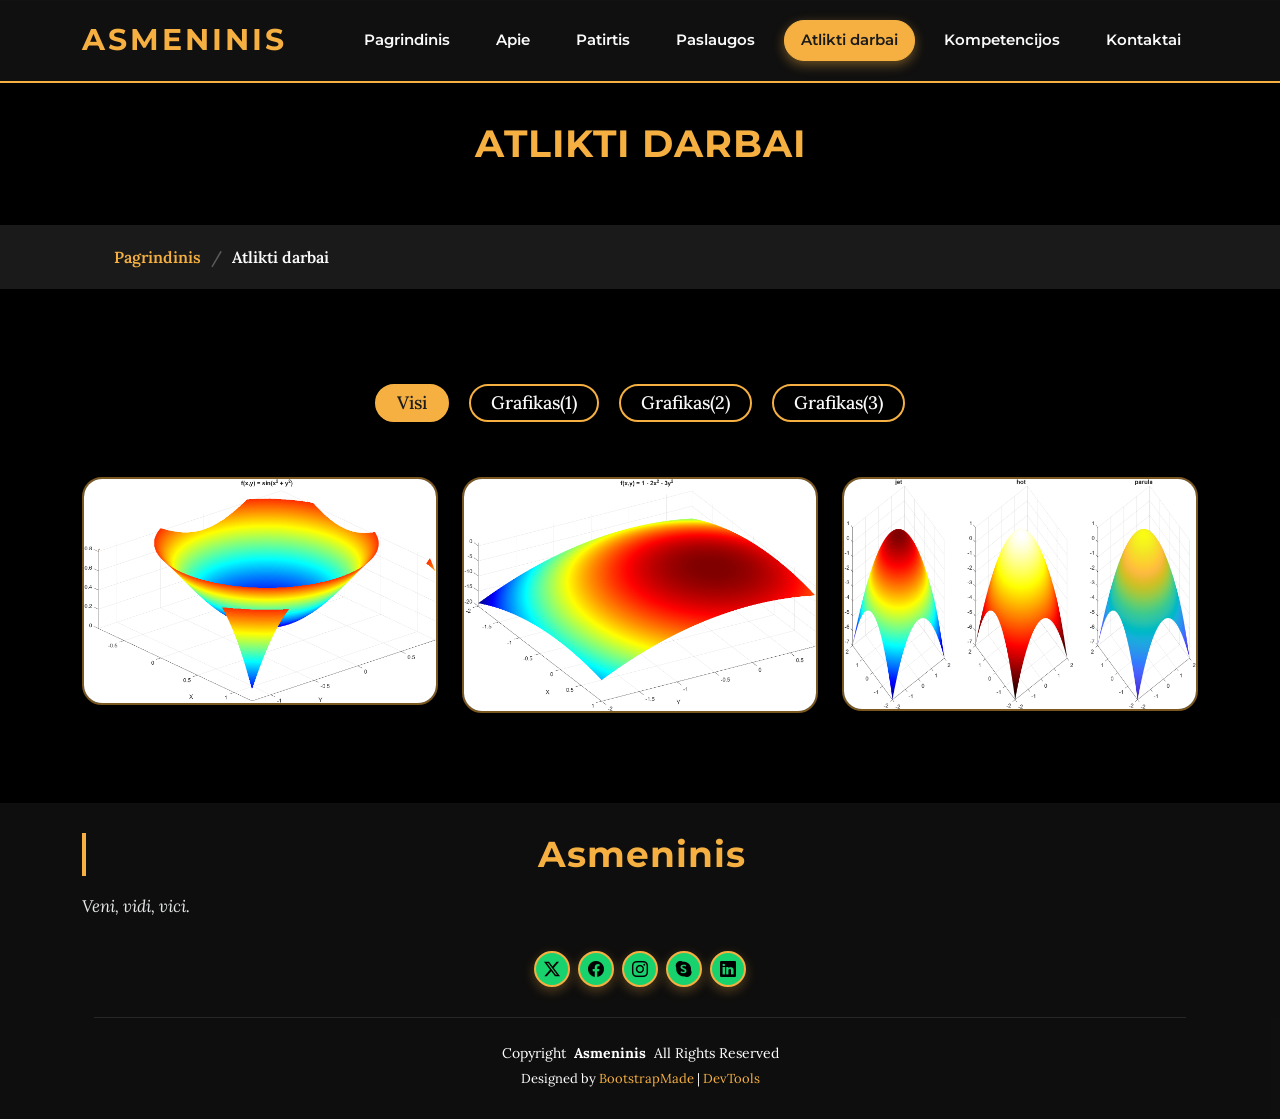
<file: portfolio.html>
<!DOCTYPE html>
<html lang="en">

<head>
  <meta charset="utf-8">
  <meta content="width=device-width, initial-scale=1.0" name="viewport">
  <title>Atlikti darbai - Asmeninis Bootstrap Template</title>
  <meta name="description" content="">
  <meta name="keywords" content="">

  <!-- Favicons -->
  <link href="assets/img/favicon.png" rel="icon">
  <link href="assets/img/apple-touch-icon.png" rel="apple-touch-icon">

  <!-- Fonts -->
  <link href="https://fonts.googleapis.com" rel="preconnect">
  <link href="https://fonts.gstatic.com" rel="preconnect" crossorigin>
  <link href="https://fonts.googleapis.com/css2?family=Roboto:ital,wght@0,100;0,300;0,400;0,500;0,700;0,900;1,100;1,300;1,400;1,500;1,700;1,900&family=Poppins:ital,wght@0,100;0,200;0,300;0,400;0,500;0,600;0,700;0,800;0,900;1,100;1,200;1,300;1,400;1,500;1,600;1,700;1,800;1,900&family=Raleway:ital,wght@0,100;0,200;0,300;0,400;0,500;0,600;0,700;0,800;0,900;1,100;1,200;1,300;1,400;1,500;1,600;1,700;1,800;1,900&display=swap" rel="stylesheet">

  <!-- Vendor CSS Files -->
  <link href="assets/vendor/bootstrap/css/bootstrap.min.css" rel="stylesheet">
  <link href="assets/vendor/bootstrap-icons/bootstrap-icons.css" rel="stylesheet">
  <link href="assets/vendor/aos/aos.css" rel="stylesheet">
  <link href="assets/vendor/swiper/swiper-bundle.min.css" rel="stylesheet">
  <link href="assets/vendor/glightbox/css/glightbox.min.css" rel="stylesheet">

  <!-- Main CSS File -->
  <link href="assets/css/main.css" rel="stylesheet">
  <link href="assets/css/custom.css" rel="stylesheet">
  <!-- =======================================================
  * Template Name: Personal
  * Template URL: https://bootstrapmade.com/personal-free-resume-bootstrap-template/
  * Updated: Mar 05 2025 with Bootstrap v5.3.3
  * Author: BootstrapMade.com
  * License: https://bootstrapmade.com/license/
  ======================================================== -->
</head>

<body class="portfolio-page">

  <header id="header" class="header d-flex align-items-center fixed-top">
    <div class="container-fluid container-xl position-relative d-flex align-items-center justify-content-between">

      <a href="index.html" class="logo d-flex align-items-center">
        <!-- Uncomment the line below if you also wish to use an image logo -->
        <!-- <img src="assets/img/logo.png" alt=""> -->
        <h1 class="sitename">Asmeninis</h1>
      </a>

      <nav id="navmenu" class="navmenu">
        <ul>
          <li><a href="index.html">Pagrindinis</a></li>
          <li><a href="about.html">Apie</a></li>
          <li><a href="resume.html">Patirtis</a></li>
          <li><a href="services.html">Paslaugos</a></li>
          <li><a href="portfolio.html" class="active">Atlikti darbai</a></li>
          <li><a href="kompetencijos.html">Kompetencijos</a></li>
          <li><a href="contact.html">Kontaktai</a></li>
        </ul>
        <i class="mobile-nav-toggle d-xl-none bi bi-list"></i>
      </nav>

    </div>
  </header>

  <main class="main">

    <!-- Page Title -->
    <div class="page-title" data-aos="fade">
      <div class="heading">
        <div class="container">
          <div class="row d-flex justify-content-center text-center">
            <div class="col-lg-8">
              <h1>Atlikti darbai</h1>
            </div>
          </div>
        </div>
      </div>
      <nav class="breadcrumbs">
        <div class="container">
          <ol>
            <li><a href="index.html">Pagrindinis</a></li>
            <li class="current">Atlikti darbai</li>
          </ol>
        </div>
      </nav>
    </div><!-- End Page Title -->

    <!-- Portfolio Section -->
    <section id="portfolio" class="portfolio section">

      <div class="container">

        <div class="isotope-layout" data-default-filter="*" data-layout="masonry" data-sort="original-order">

          <ul class="portfolio-filters isotope-filters" data-aos="fade-up" data-aos-delay="100">
            <li data-filter="*" class="filter-active">Visi</li>
            <li data-filter=".filter-app">Grafikas(1)</li>
            <li data-filter=".filter-product">Grafikas(2)</li>
            <li data-filter=".filter-branding">Grafikas(3)</li>
            
          </ul><!-- End Portfolio Filters -->

          <div class="row gy-4 isotope-container" data-aos="fade-up" data-aos-delay="200">

            <div class="col-lg-4 col-md-6 portfolio-item isotope-item filter-app">
              <div class="portfolio-content h-100">
                <img src="assets/img/portfolio/portfolio-1.webp" class="img-fluid" alt="">
                <div class="portfolio-info">
                  <h4>Grafikas(1)</h4>
                  <p>Lorem ipsum, dolor sit amet consectetur</p>
                  <a href="assets/img/portfolio/portfolio-1.webp" title="Grafikas(1)" data-gallery="portfolio-gallery-app" class="glightbox preview-link"><i class="bi bi-zoom-in"></i></a>
                  <a href="" title="More Details" class="details-link"><i class="bi bi-link-45deg"></i></a>
                </div>
              </div>
            </div><!-- End Portfolio Item -->

            <div class="col-lg-4 col-md-6 portfolio-item isotope-item filter-product">
              <div class="portfolio-content h-100">
                <img src="assets/img/portfolio/portfolio-10.webp" class="img-fluid" alt="">
                <div class="portfolio-info">
                  <h4>Grafikas(2)</h4>
                  <p>Lorem ipsum, dolor sit amet consectetur</p>
                  <a href="assets/img/portfolio/portfolio-10.webp" title="Grafikas(2)" data-gallery="portfolio-gallery-product" class="glightbox preview-link"><i class="bi bi-zoom-in"></i></a>
                  <a href="" title="More Details" class="details-link"><i class="bi bi-link-45deg"></i></a>
                </div>
              </div>
            </div><!-- End Portfolio Item -->

            <div class="col-lg-4 col-md-6 portfolio-item isotope-item filter-branding">
              <div class="portfolio-content h-100">
                <img src="assets/img/portfolio/portfolio-7.webp" class="img-fluid" alt="">
                <div class="portfolio-info">
                  <h4>Grafikas(3)</h4>
                  <p>Lorem ipsum, dolor sit amet consectetur</p>
                  <a href="assets/img/portfolio/portfolio-7.webp" title="Grafikas(3)" data-gallery="portfolio-gallery-branding" class="glightbox preview-link"><i class="bi bi-zoom-in"></i></a>
                  <a href="" title="More Details" class="details-link"><i class="bi bi-link-45deg"></i></a>
                </div>
              </div>
            </div><!-- End Portfolio Item -->

          </div><!-- End Portfolio Container -->

        </div>

      </div>

    </section><!-- /Portfolio Section -->

  </main>

  <footer id="footer" class="footer dark-background">
    <div class="container">
      <h3 class="sitename">Asmeninis</h3>
      <p>Veni, vidi, vici.</p>
      <div class="social-links d-flex justify-content-center">
        <a href=""><i class="bi bi-twitter-x"></i></a>
        <a href=""><i class="bi bi-facebook"></i></a>
        <a href=""><i class="bi bi-instagram"></i></a>
        <a href=""><i class="bi bi-skype"></i></a>
        <a href=""><i class="bi bi-linkedin"></i></a>
      </div>
      <div class="container">
        <div class="copyright">
          <span>Copyright</span> <strong class="px-1 sitename">Asmeninis</strong> <span>All Rights Reserved</span>
        </div>
        <div class="credits">
          <!-- All the links in the footer should remain intact. -->
          <!-- You can delete the links only if you've purchased the pro version. -->
          <!-- Licensing information: https://bootstrapmade.com/license/ -->
          <!-- Purchase the pro version with working PHP/AJAX contact form: [buy-url] -->
          Designed by <a href="https://bootstrapmade.com/">BootstrapMade</a> | <a href="https://bootstrapmade.com/tools/">DevTools</a>
        </div>
      </div>
    </div>
  </footer>

  <!-- Scroll Top -->
  <a href="#" id="scroll-top" class="scroll-top d-flex align-items-center justify-content-center"><i class="bi bi-arrow-up-short"></i></a>

  <!-- Preloader -->
  <div id="preloader"></div>

  <!-- Vendor JS Files -->
  <script src="assets/vendor/bootstrap/js/bootstrap.bundle.min.js"></script>
  <script src="assets/vendor/php-email-form/validate.js"></script>
  <script src="assets/vendor/aos/aos.js"></script>
  <script src="assets/vendor/typed.js/typed.umd.js"></script>
  <script src="assets/vendor/purecounter/purecounter_vanilla.js"></script>
  <script src="assets/vendor/waypoints/noframework.waypoints.js"></script>
  <script src="assets/vendor/swiper/swiper-bundle.min.js"></script>
  <script src="assets/vendor/glightbox/js/glightbox.min.js"></script>
  <script src="assets/vendor/imagesloaded/imagesloaded.pkgd.min.js"></script>
  <script src="assets/vendor/isotope-layout/isotope.pkgd.min.js"></script>

  <!-- Main JS File -->
  <script src="assets/js/main.js"></script>

</body>

</html>
</file>
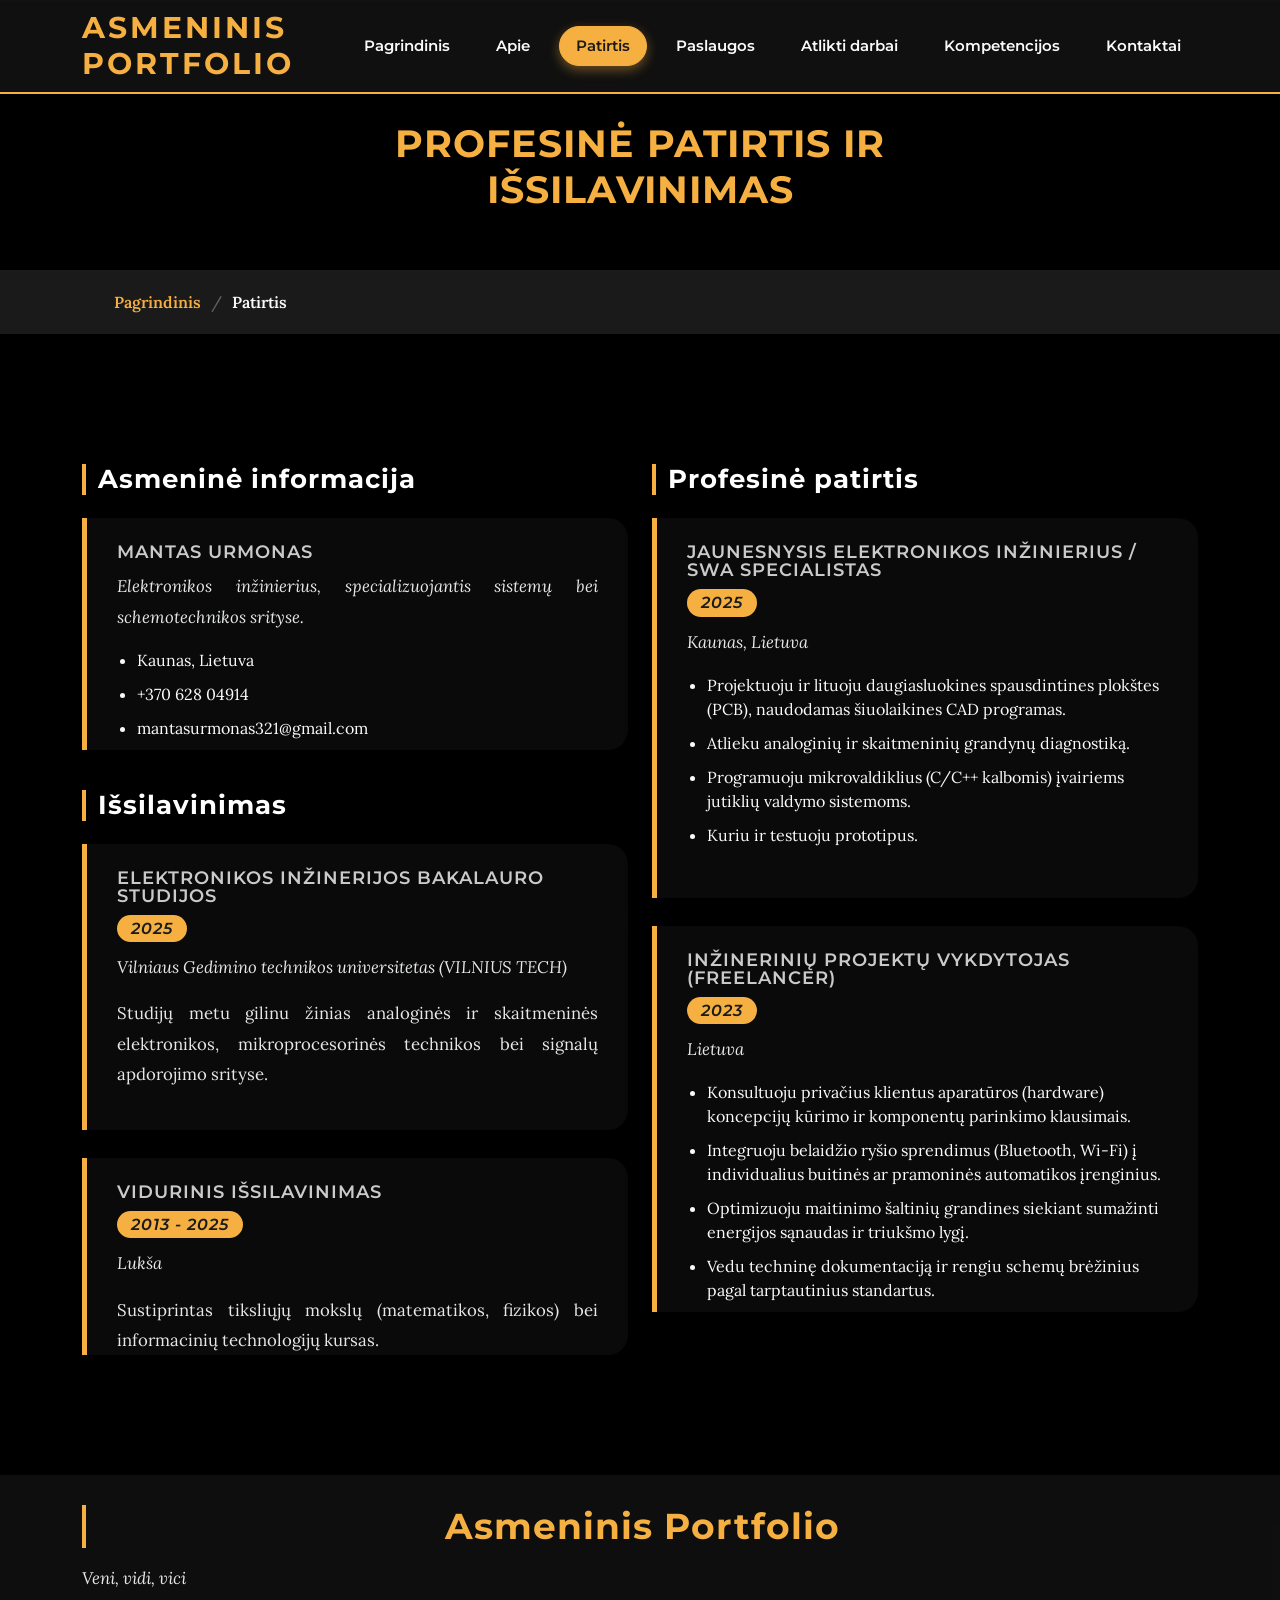
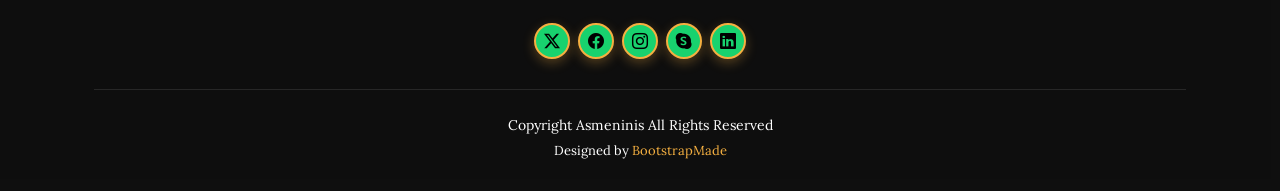
<file: resume.html>
<!DOCTYPE html>
<html lang="lt">

<head>
  <meta charset="utf-8">
  <meta content="width=device-width, initial-scale=1.0" name="viewport">
  <title>Gyvenimo aprašymas (CV) - Mantas Urmonas</title>
  <meta name="description" content="Mantas Urmonas - Elektronikos inžinierius, PCB projektavimo ir mikrokontrolerių specialistas.">
  <meta name="keywords" content="elektronika, inžinerija, CV, patirtis, išsilavinimas, PCB, Kaunas">

  <!-- Favicons -->
  <link href="assets/img/favicon.png" rel="icon">
  <link href="assets/img/apple-touch-icon.png" rel="apple-touch-icon">

  <!-- Fonts -->
  <link href="https://fonts.googleapis.com" rel="preconnect">
  <link href="https://fonts.gstatic.com" rel="preconnect" crossorigin>
  <link href="https://fonts.googleapis.com/css2?family=Roboto:ital,wght@0,100;0,300;0,400;0,500;0,700;0,900;1,100;1,300;1,400;1,500;1,700;1,900&family=Poppins:ital,wght@0,100;0,200;0,300;0,400;0,500;0,600;0,700;0,800;0,900;1,100;1,200;1,300;1,400;1,500;1,600;1,700;1,800;1,900&family=Raleway:ital,wght@0,100;0,200;0,300;0,400;0,500;0,600;0,700;0,800;0,900;1,100;1,200;1,300;1,400;1,500;1,600;1,700;1,800;1,900&display=swap" rel="stylesheet">

  <!-- Vendor CSS Files -->
  <link href="assets/vendor/bootstrap/css/bootstrap.min.css" rel="stylesheet">
  <link href="assets/vendor/bootstrap-icons/bootstrap-icons.css" rel="stylesheet">
  <link href="assets/vendor/aos/aos.css" rel="stylesheet">
  <link href="assets/vendor/swiper/swiper-bundle.min.css" rel="stylesheet">
  <link href="assets/vendor/glightbox/css/glightbox.min.css" rel="stylesheet">

  <!-- Main CSS File -->
  <link href="assets/css/main.css" rel="stylesheet">
  <link href="assets/css/custom.css" rel="stylesheet">
</head>

<body class="resume-page">

  <header id="header" class="header d-flex align-items-center fixed-top">
    <div class="container-fluid container-xl position-relative d-flex align-items-center justify-content-between">

      <a href="index.html" class="logo d-flex align-items-center">
        <h1 class="sitename">Asmeninis Portfolio</h1>
      </a>

      <nav id="navmenu" class="navmenu">
        <ul>
          <li><a href="index.html">Pagrindinis</a></li>
          <li><a href="about.html">Apie</a></li>
          <li><a href="resume.html" class="active">Patirtis</a></li>
          <li><a href="services.html">Paslaugos</a></li>
          <li><a href="portfolio.html">Atlikti darbai</a></li>
          <li><a href="kompetencijos.html">Kompetencijos</a></li>
          <li><a href="contact.html">Kontaktai</a></li>
        </ul>
        <i class="mobile-nav-toggle d-xl-none bi bi-list"></i>
      </nav>

    </div>
  </header>

  <main class="main">

    <!-- Page Title -->
    <div class="page-title" data-aos="fade">
      <div class="heading">
        <div class="container">
          <div class="row d-flex justify-content-center text-center">
            <div class="col-lg-8">
              <h1>Profesinė patirtis ir išsilavinimas</h1>
            </div>
          </div>
        </div>
      </div>
      <nav class="breadcrumbs">
        <div class="container">
          <ol>
            <li><a href="index.html">Pagrindinis</a></li>
            <li class="current">Patirtis</li>
          </ol>
        </div>
      </nav>
    </div><!-- End Page Title -->

    <!-- Resume Section -->
    <section id="resume" class="resume section">

      <div class="container">

        <div class="row">

          <div class="col-lg-6" data-aos="fade-up" data-aos-delay="100">
            <h3 class="resume-title">Asmeninė informacija</h3>

            <div class="resume-item pb-0">
              <h4>Mantas Urmonas</h4>
              <p><em>Elektronikos inžinierius, specializuojantis sistemų bei schemotechnikos srityse.</em></p>
              <ul>
                <li>Kaunas, Lietuva</li>
                <li>+370 628 04914</li>
                <li>mantasurmonas321@gmail.com</li>
              </ul>
            </div><!-- End Resume Item -->

            <h3 class="resume-title">Išsilavinimas</h3>
            <div class="resume-item">
              <h4>Elektronikos inžinerijos bakalauro studijos</h4>
              <h5>2025</h5>
              <p><em>Vilniaus Gedimino technikos universitetas (VILNIUS TECH)</em></p>
              <p>Studijų metu gilinu žinias analoginės ir skaitmeninės elektronikos, mikroprocesorinės technikos bei signalų apdorojimo srityse.</p>
            </div><!-- End Resume Item -->

            <div class="resume-item">
              <h4>Vidurinis išsilavinimas</h4>
              <h5>2013 - 2025</h5>
              <p><em>Lukša</em></p>
              <p>Sustiprintas tiksliųjų mokslų (matematikos, fizikos) bei informacinių technologijų kursas.</p>
            </div><!-- End Resume Item -->

          </div>

          <div class="col-lg-6" data-aos="fade-up" data-aos-delay="200">
            <h3 class="resume-title">Profesinė patirtis</h3>
            <div class="resume-item">
              <h4>Jaunesnysis elektronikos inžinierius / SWA specialistas</h4>
              <h5>2025</h5>
              <p><em>Kaunas, Lietuva</em></p>
              <ul>
                <li>Projektuoju ir lituoju daugiasluokines spausdintines plokštes (PCB), naudodamas šiuolaikines CAD programas.</li>
                <li>Atlieku analoginių ir skaitmeninių grandynų diagnostiką.</li>
                <li>Programuoju mikrovaldiklius (C/C++ kalbomis) įvairiems jutiklių valdymo sistemoms.</li>
                <li>Kuriu ir testuoju prototipus.</li>
              </ul>
            </div><!-- End Resume Item -->

            <div class="resume-item">
              <h4>Inžinerinių projektų vykdytojas (Freelancer)</h4>
              <h5>2023</h5>
              <p><em>Lietuva</em></p>
              <ul>
                <li>Konsultuoju privačius klientus aparatūros (hardware) koncepcijų kūrimo ir komponentų parinkimo klausimais.</li>
                <li>Integruoju belaidžio ryšio sprendimus (Bluetooth, Wi-Fi) į individualius buitinės ar pramoninės automatikos įrenginius.</li>
                <li>Optimizuoju maitinimo šaltinių grandines siekiant sumažinti energijos sąnaudas ir triukšmo lygį.</li>
                <li>Vedu techninę dokumentaciją ir rengiu schemų brėžinius pagal tarptautinius standartus.</li>
              </ul>
            </div><!-- End Resume Item -->

          </div>

        </div>

      </div>

    </section><!-- /Resume Section -->

  </main>

  <footer id="footer" class="footer dark-background">
    <div class="container">
      <h3 class="sitename">Asmeninis Portfolio</h3>
      <p>Veni, vidi, vici</p>
      <div class="social-links d-flex justify-content-center">
        <a href=""><i class="bi bi-twitter-x"></i></a>
        <a href=""><i class="bi bi-facebook"></i></a>
        <a href=""><i class="bi bi-instagram"></i></a>
        <a href=""><i class="bi bi-skype"></i></a>
        <a href=""><i class="bi bi-linkedin"></i></a>
      </div>
      <div class="container">
        <div class="copyright">
          <span>Copyright Asmeninis All Rights Reserved</span>
        </div>
        <div class="credits">
          Designed by <a href="https://bootstrapmade.com/">BootstrapMade</a>
        </div>
      </div>
    </div>
  </footer>

  <!-- Scroll Top -->
  <a href="#" id="scroll-top" class="scroll-top d-flex align-items-center justify-content-center"><i class="bi bi-arrow-up-short"></i></a>

  <!-- Preloader -->
  <div id="preloader"></div>

  <!-- Vendor JS Files -->
  <script src="assets/vendor/bootstrap/js/bootstrap.bundle.min.js"></script>
  <script src="assets/vendor/php-email-form/validate.js"></script>
  <script src="assets/vendor/aos/aos.js"></script>
  <script src="assets/vendor/typed.js/typed.umd.js"></script>
  <script src="assets/vendor/purecounter/purecounter_vanilla.js"></script>
  <script src="assets/vendor/waypoints/noframework.waypoints.js"></script>
  <script src="assets/vendor/swiper/swiper-bundle.min.js"></script>
  <script src="assets/vendor/glightbox/js/glightbox.min.js"></script>
  <script src="assets/vendor/imagesloaded/imagesloaded.pkgd.min.js"></script>
  <script src="assets/vendor/isotope-layout/isotope.pkgd.min.js"></script>

  <!-- Main JS File -->
  <script src="assets/js/main.js"></script>

</body>

</html>
</file>
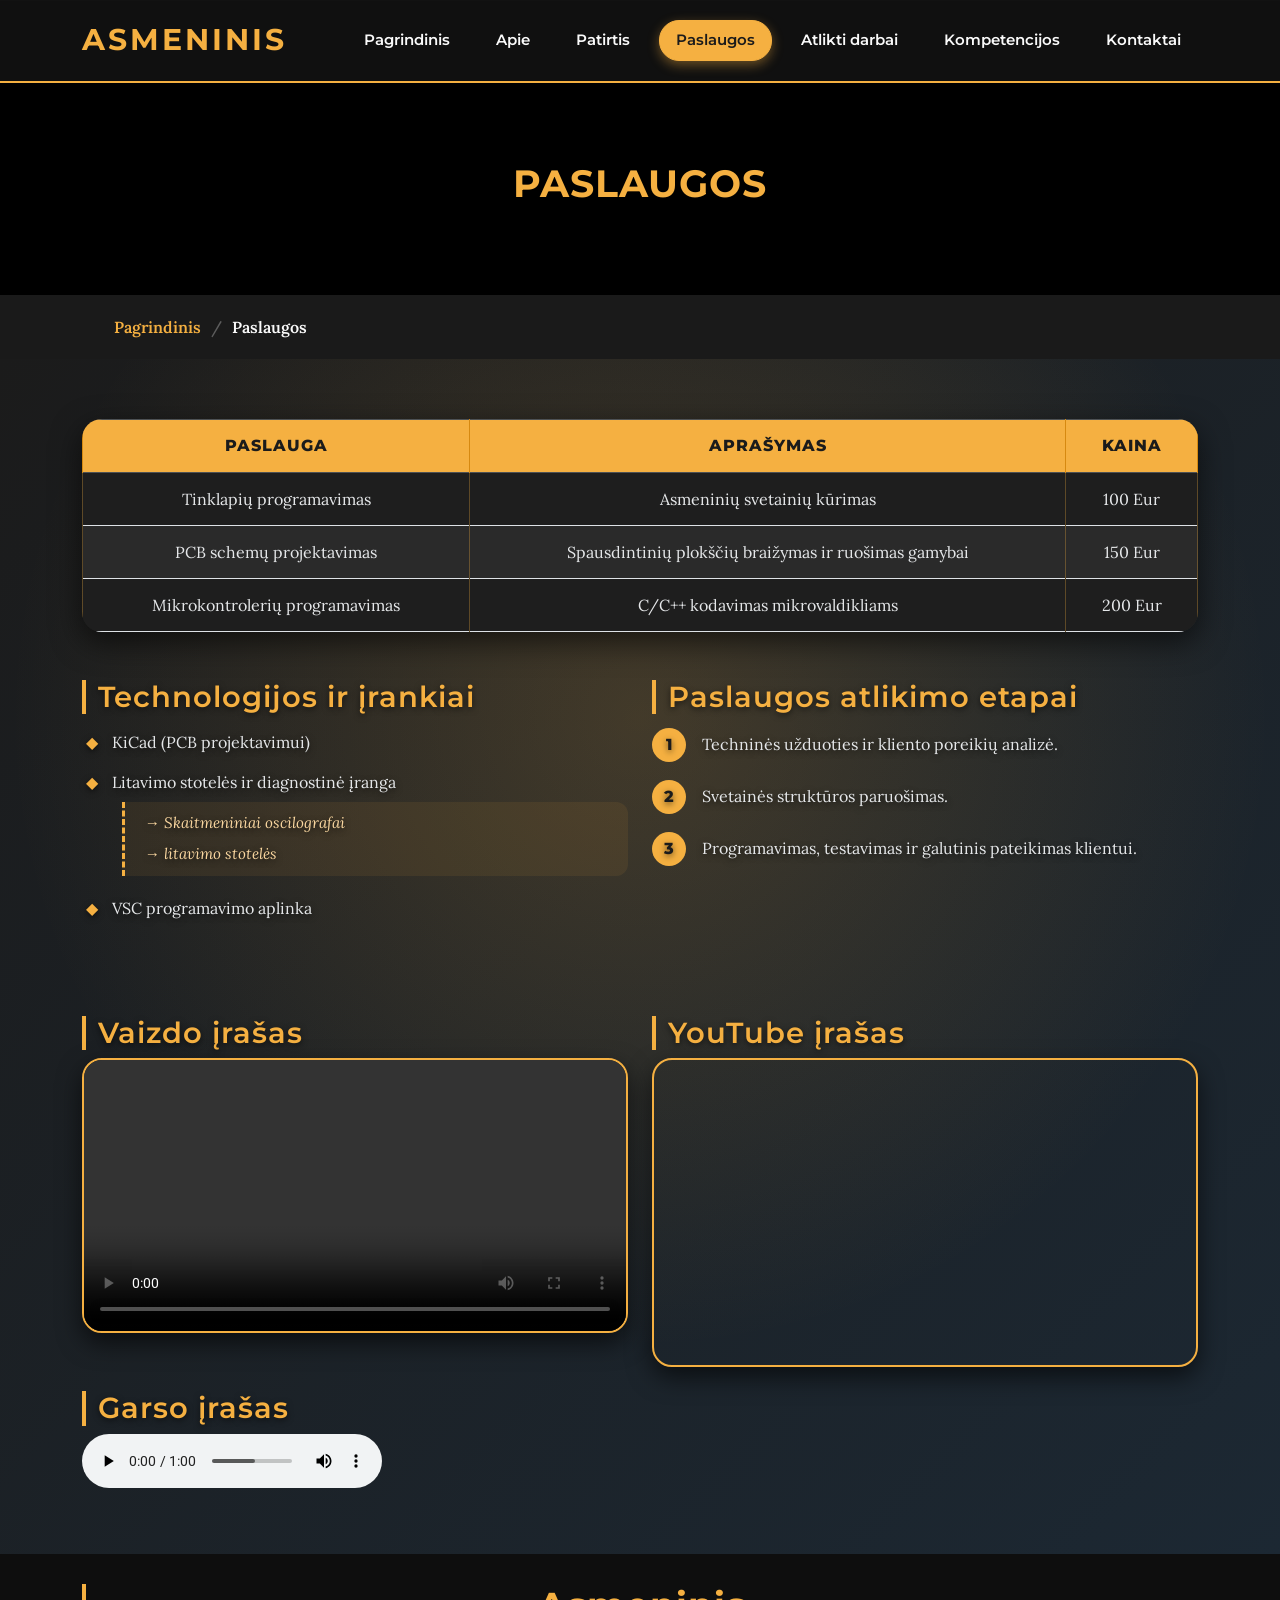
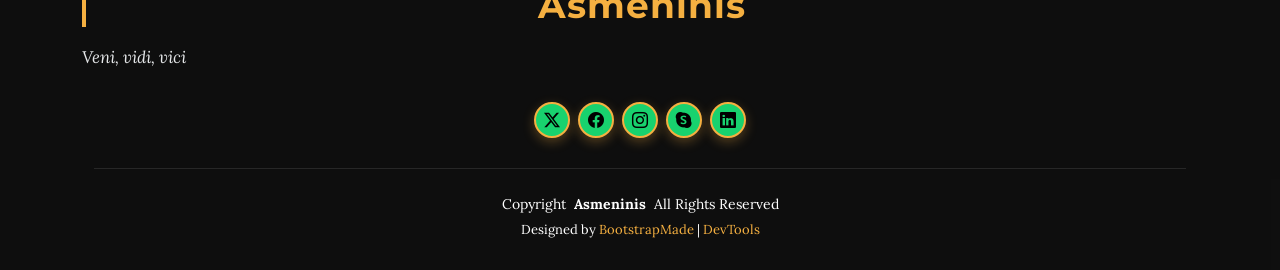
<file: services.html>
<!DOCTYPE html>
<html lang="en">

<head>
  <meta charset="utf-8">
  <meta content="width=device-width, initial-scale=1.0" name="viewport">
  <title>Paslaugos - Asmeninis Bootstrap Template</title>
  <meta name="description" content="">
  <meta name="keywords" content="">

  <!-- Favicons -->
  <link href="assets/img/favicon.png" rel="icon">
  <link href="assets/img/apple-touch-icon.png" rel="apple-touch-icon">

  <!-- Fonts -->
  <link href="https://fonts.googleapis.com" rel="preconnect">
  <link href="https://fonts.gstatic.com" rel="preconnect" crossorigin>
  <link href="https://fonts.googleapis.com/css2?family=Roboto:ital,wght@0,100;0,300;0,400;0,500;0,700;0,900;1,100;1,300;1,400;1,500;1,700;1,900&family=Poppins:ital,wght@0,100;0,200;0,300;0,400;0,500;0,600;0,700;0,800;0,900;1,100;1,200;1,300;1,400;1,500;1,600;1,700;1,800;1,900&family=Raleway:ital,wght@0,100;0,200;0,300;0,400;0,500;0,600;0,700;0,800;0,900;1,100;1,200;1,300;1,400;1,500;1,600;1,700;1,800;1,900&display=swap" rel="stylesheet">

  <!-- Vendor CSS Files -->
  <link href="assets/vendor/bootstrap/css/bootstrap.min.css" rel="stylesheet">
  <link href="assets/vendor/bootstrap-icons/bootstrap-icons.css" rel="stylesheet">
  <link href="assets/vendor/aos/aos.css" rel="stylesheet">
  <link href="assets/vendor/swiper/swiper-bundle.min.css" rel="stylesheet">
  <link href="assets/vendor/glightbox/css/glightbox.min.css" rel="stylesheet">

  <!-- Main CSS File -->
  <link href="assets/css/main.css" rel="stylesheet">
  <link href="assets/css/custom.css" rel="stylesheet">
  <!-- =======================================================
  * Template Name:  
  * Template URL: https://bootstrapmade.com/personal-free-resume-bootstrap-template/
  * Updated: Mar 05 2025 with Bootstrap v5.3.3
  * Author: BootstrapMade.com
  * License: https://bootstrapmade.com/license/
  ======================================================== -->
</head>

<body class="services-page">

  <header id="header" class="header d-flex align-items-center fixed-top">
    <div class="container-fluid container-xl position-relative d-flex align-items-center justify-content-between">

      <a href="index.html" class="logo d-flex align-items-center">
        <!-- Uncomment the line below if you also wish to use an image logo -->
        <!-- <img src="assets/img/logo.png" alt=""> -->
        <h1 class="sitename">Asmeninis</h1>
      </a>

      <nav id="navmenu" class="navmenu">
        <ul>
          <li><a href="index.html">Pagrindinis</a></li>
          <li><a href="about.html">Apie</a></li>
          <li><a href="resume.html">Patirtis</a></li>
          <li><a href="services.html" class="active">Paslaugos</a></li>
          <li><a href="portfolio.html">Atlikti darbai</a></li>
          <li><a href="kompetencijos.html">Kompetencijos</a></li>
          <li><a href="contact.html">Kontaktai</a></li>
        </ul>
        <i class="mobile-nav-toggle d-xl-none bi bi-list"></i>
      </nav>

    </div>
  </header>

  <main class="main">

    <!-- Page Title -->
    <div class="page-title" data-aos="fade">
      <div class="heading">
        <div class="container">
          <div class="row d-flex justify-content-center text-center">
            <div class="col-lg-8">
              <h1>Paslaugos</h1>
            </div>
          </div>
        </div>
      </div>
      <nav class="breadcrumbs">
        <div class="container">
          <ol>
            <li><a href="index.html">Pagrindinis</a></li>
            <li class="current">Paslaugos</li>
          </ol>
        </div>
      </nav>
    </div><!-- End Page Title -->

    <!-- Services Section -->
    <section id="services" class="services section">

      <div class="container">

        <!-- 4x3 Lentelė (Elektronikos inžinerija ir svetainių kūrimas) -->
        <div class="table-responsive mb-5">
          <table class="table table-striped table-bordered align-middle">
            <thead class="table-dark">
              <tr>
                <th scope="col">Paslauga</th>
                <th scope="col">Aprašymas</th>
                <th scope="col">Kaina</th>
              </tr>
            </thead>
            <tbody>
              <tr>
                <td>Tinklapių programavimas</td>
                <td>Asmeninių svetainių kūrimas</td>
                <td>100 Eur</td>
              </tr>
              <tr>
                <td>PCB schemų projektavimas</td>
                <td>Spausdintinių plokščių braižymas ir ruošimas gamybai</td>
                <td>150 Eur</td>
              </tr>
              <tr>
                <td>Mikrokontrolerių programavimas</td>
                <td>C/C++ kodavimas mikrovaldikliams</td>
                <td>200 Eur</td>
              </tr>
            </tbody>
          </table>
        </div>

        <!-- Sąrašai (Nenumuotas su įdėtiniu ir numeruotas) -->
        <div class="row gy-4">
          <div class="col-lg-6">
            <h3>Technologijos ir įrankiai</h3>
            <ul>
              <li>KiCad (PCB projektavimui)</li>
              <li>Litavimo stotelės ir diagnostinė įranga
                <ul>
                  <li>Skaitmeniniai oscilografai</li>
                  <li>litavimo stotelės</li>
                </ul>
              </li>
              <li>VSC programavimo aplinka</li>
            </ul>
          </div>

          <div class="col-lg-6">
            <h3>Paslaugos atlikimo etapai</h3>
            <ol>
              <li>Techninės užduoties ir kliento poreikių analizė.</li>
              <li>Svetainės struktūros paruošimas.</li>
              <li>Programavimas, testavimas ir galutinis pateikimas klientui.</li>
            </ol>
          </div>
        </div>

        <!-- Medijos įrašai (Vaizdo, YouTube ir garso įrašai) -->
        <div class="row gy-4 mt-5">
          <div class="col-lg-6">
            <h3>Vaizdo įrašas</h3>
            <video class="w-100" controls>
              <source src="assets/media/typing.mp4" type="video/mp4">
              Jūsų naršyklė nepalaiko vaizdo įrašų.
            </video>
          </div>

          <div class="col-lg-6">
            <h3>YouTube įrašas</h3>
            <div class="ratio ratio-16x9">
              <iframe src="https://www.youtube.com/embed/BoUVIhtqjAw" title="YouTube vaizdo įrašas" allow="accelerometer; autoplay; clipboard-write; encrypted-media; gyroscope; picture-in-picture" allowfullscreen></iframe>
            </div>
          </div>

          <div class="col-lg-12">
            <h3>Garso įrašas</h3>
            <audio controls>
              <source src="assets/media/clock-ticking.mp3" type="audio/mpeg">
              Jūsų naršyklė nepalaiko garso įrašų.
            </audio>
          </div>
        </div>

      </div>

    </section><!-- /Services Section -->

  </main>

  <footer id="footer" class="footer dark-background">
    <div class="container">
      <h3 class="sitename">Asmeninis</h3>
      <p>Veni, vidi, vici</p>
      <div class="social-links d-flex justify-content-center">
        <a href=""><i class="bi bi-twitter-x"></i></a>
        <a href=""><i class="bi bi-facebook"></i></a>
        <a href=""><i class="bi bi-instagram"></i></a>
        <a href=""><i class="bi bi-skype"></i></a>
        <a href=""><i class="bi bi-linkedin"></i></a>
      </div>
      <div class="container">
        <div class="copyright">
          <span>Copyright</span> <strong class="px-1 sitename">Asmeninis</strong> <span>All Rights Reserved</span>
        </div>
        <div class="credits">
          <!-- All the links in the footer should remain intact. -->
          <!-- You can delete the links only if you've purchased the pro version. -->
          <!-- Licensing information: https://bootstrapmade.com/license/ -->
          <!-- Purchase the pro version with working PHP/AJAX contact form: [buy-url] -->
          Designed by <a href="https://bootstrapmade.com/">BootstrapMade</a> | <a href="https://bootstrapmade.com/tools/">DevTools</a>
        </div>
      </div>
    </div>
  </footer>

  <!-- Scroll Top -->
  <a href="#" id="scroll-top" class="scroll-top d-flex align-items-center justify-content-center"><i class="bi bi-arrow-up-short"></i></a>

  <!-- Preloader -->
  <div id="preloader"></div>

  <!-- Vendor JS Files -->
  <script src="assets/vendor/bootstrap/js/bootstrap.bundle.min.js"></script>
  <script src="assets/vendor/php-email-form/validate.js"></script>
  <script src="assets/vendor/aos/aos.js"></script>
  <script src="assets/vendor/typed.js/typed.umd.js"></script>
  <script src="assets/vendor/purecounter/purecounter_vanilla.js"></script>
  <script src="assets/vendor/waypoints/noframework.waypoints.js"></script>
  <script src="assets/vendor/swiper/swiper-bundle.min.js"></script>
  <script src="assets/vendor/glightbox/js/glightbox.min.js"></script>
  <script src="assets/vendor/imagesloaded/imagesloaded.pkgd.min.js"></script>
  <script src="assets/vendor/isotope-layout/isotope.pkgd.min.js"></script>

  <!-- Main JS File -->
  <script src="assets/js/main.js"></script>

</body>

</html>
</file>
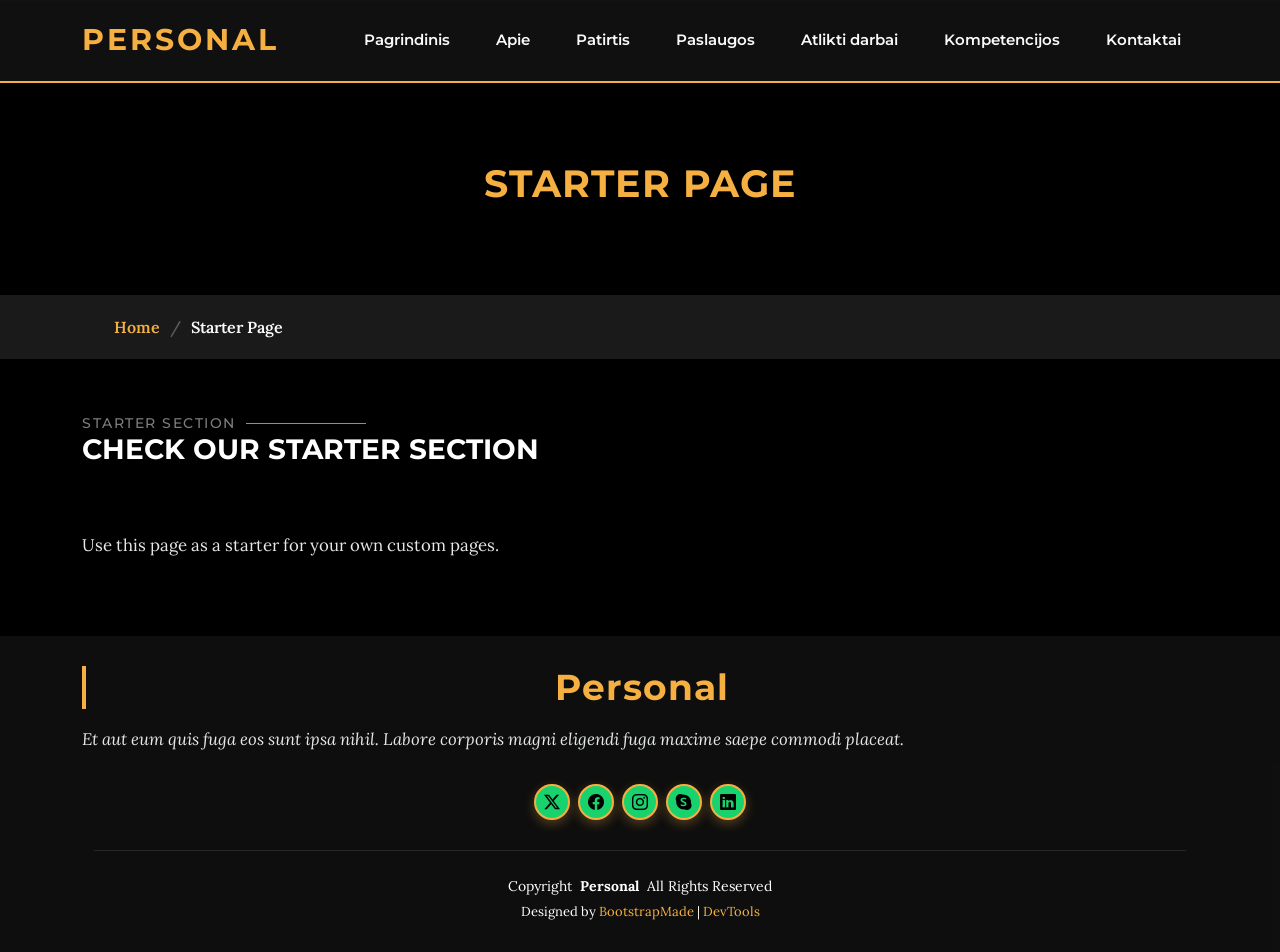
<file: starter-page.html>
<!DOCTYPE html>
<html lang="en">

<head>
  <meta charset="utf-8">
  <meta content="width=device-width, initial-scale=1.0" name="viewport">
  <title>Starter Page - Personal Bootstrap Template</title>
  <meta name="description" content="">
  <meta name="keywords" content="">

  <!-- Favicons -->
  <link href="assets/img/favicon.png" rel="icon">
  <link href="assets/img/apple-touch-icon.png" rel="apple-touch-icon">

  <!-- Fonts -->
  <link href="https://fonts.googleapis.com" rel="preconnect">
  <link href="https://fonts.gstatic.com" rel="preconnect" crossorigin>
  <link href="https://fonts.googleapis.com/css2?family=Roboto:ital,wght@0,100;0,300;0,400;0,500;0,700;0,900;1,100;1,300;1,400;1,500;1,700;1,900&family=Poppins:ital,wght@0,100;0,200;0,300;0,400;0,500;0,600;0,700;0,800;0,900;1,100;1,200;1,300;1,400;1,500;1,600;1,700;1,800;1,900&family=Raleway:ital,wght@0,100;0,200;0,300;0,400;0,500;0,600;0,700;0,800;0,900;1,100;1,200;1,300;1,400;1,500;1,600;1,700;1,800;1,900&display=swap" rel="stylesheet">

  <!-- Vendor CSS Files -->
  <link href="assets/vendor/bootstrap/css/bootstrap.min.css" rel="stylesheet">
  <link href="assets/vendor/bootstrap-icons/bootstrap-icons.css" rel="stylesheet">
  <link href="assets/vendor/aos/aos.css" rel="stylesheet">
  <link href="assets/vendor/swiper/swiper-bundle.min.css" rel="stylesheet">
  <link href="assets/vendor/glightbox/css/glightbox.min.css" rel="stylesheet">

  <!-- Main CSS File -->
  <link href="assets/css/main.css" rel="stylesheet">
  <link href="assets/css/custom.css" rel="stylesheet">
  <!-- =======================================================
  * Template Name: Personal
  * Template URL: https://bootstrapmade.com/personal-free-resume-bootstrap-template/
  * Updated: Mar 05 2025 with Bootstrap v5.3.3
  * Author: BootstrapMade.com
  * License: https://bootstrapmade.com/license/
  ======================================================== -->
</head>

<body class="starter-page-page">

  <header id="header" class="header d-flex align-items-center fixed-top">
    <div class="container-fluid container-xl position-relative d-flex align-items-center justify-content-between">

      <a href="index.html" class="logo d-flex align-items-center">
        <!-- Uncomment the line below if you also wish to use an image logo -->
        <!-- <img src="assets/img/logo.png" alt=""> -->
        <h1 class="sitename">Personal</h1>
      </a>

      <nav id="navmenu" class="navmenu">
        <ul>
          <li><a href="index.html">Pagrindinis</a></li>
          <li><a href="about.html">Apie</a></li>
          <li><a href="resume.html">Patirtis</a></li>
          <li><a href="services.html">Paslaugos</a></li>
          <li><a href="portfolio.html">Atlikti darbai</a></li>
          <li><a href="kompetencijos.html">Kompetencijos</a></li>
          <li><a href="contact.html">Kontaktai</a></li>
        </ul>
        <i class="mobile-nav-toggle d-xl-none bi bi-list"></i>
      </nav>

    </div>
  </header>

  <main class="main">

    <!-- Page Title -->
    <div class="page-title" data-aos="fade">
      <div class="heading">
        <div class="container">
          <div class="row d-flex justify-content-center text-center">
            <div class="col-lg-8">
              <h1>Starter Page</h1>
            </div>
          </div>
        </div>
      </div>
      <nav class="breadcrumbs">
        <div class="container">
          <ol>
            <li><a href="index.html">Home</a></li>
            <li class="current">Starter Page</li>
          </ol>
        </div>
      </nav>
    </div><!-- End Page Title -->

    <!-- Starter Section Section -->
    <section id="starter-section" class="starter-section section">

      <!-- Section Title -->
      <div class="container section-title" data-aos="fade-up">
        <h2>Starter Section</h2>
        <div><span>Check Our</span> <span class="description-title">Starter Section</span></div>
      </div><!-- End Section Title -->

      <div class="container" data-aos="fade-up">
        <p>Use this page as a starter for your own custom pages.</p>
      </div>

    </section><!-- /Starter Section Section -->

  </main>

  <footer id="footer" class="footer dark-background">
    <div class="container">
      <h3 class="sitename">Personal</h3>
      <p>Et aut eum quis fuga eos sunt ipsa nihil. Labore corporis magni eligendi fuga maxime saepe commodi placeat.</p>
      <div class="social-links d-flex justify-content-center">
        <a href=""><i class="bi bi-twitter-x"></i></a>
        <a href=""><i class="bi bi-facebook"></i></a>
        <a href=""><i class="bi bi-instagram"></i></a>
        <a href=""><i class="bi bi-skype"></i></a>
        <a href=""><i class="bi bi-linkedin"></i></a>
      </div>
      <div class="container">
        <div class="copyright">
          <span>Copyright</span> <strong class="px-1 sitename">Personal</strong> <span>All Rights Reserved</span>
        </div>
        <div class="credits">
          <!-- All the links in the footer should remain intact. -->
          <!-- You can delete the links only if you've purchased the pro version. -->
          <!-- Licensing information: https://bootstrapmade.com/license/ -->
          <!-- Purchase the pro version with working PHP/AJAX contact form: [buy-url] -->
          Designed by <a href="https://bootstrapmade.com/">BootstrapMade</a> | <a href="https://bootstrapmade.com/tools/">DevTools</a>
        </div>
      </div>
    </div>
  </footer>

  <!-- Scroll Top -->
  <a href="#" id="scroll-top" class="scroll-top d-flex align-items-center justify-content-center"><i class="bi bi-arrow-up-short"></i></a>

  <!-- Preloader -->
  <div id="preloader"></div>

  <!-- Vendor JS Files -->
  <script src="assets/vendor/bootstrap/js/bootstrap.bundle.min.js"></script>
  <script src="assets/vendor/php-email-form/validate.js"></script>
  <script src="assets/vendor/aos/aos.js"></script>
  <script src="assets/vendor/typed.js/typed.umd.js"></script>
  <script src="assets/vendor/purecounter/purecounter_vanilla.js"></script>
  <script src="assets/vendor/waypoints/noframework.waypoints.js"></script>
  <script src="assets/vendor/swiper/swiper-bundle.min.js"></script>
  <script src="assets/vendor/glightbox/js/glightbox.min.js"></script>
  <script src="assets/vendor/imagesloaded/imagesloaded.pkgd.min.js"></script>
  <script src="assets/vendor/isotope-layout/isotope.pkgd.min.js"></script>

  <!-- Main JS File -->
  <script src="assets/js/main.js"></script>

</body>

</html>
</file>
<file: assets/css/custom.css>
@import url('https://fonts.googleapis.com/css2?family=Montserrat:wght@400;600;800&family=Lora:ital,wght@0,400;0,600;1,400&display=swap');


:root {
  --default-font: "Lora", Georgia, serif;
  --heading-font: "Montserrat", Arial, sans-serif;
  --nav-font: "Montserrat", Arial, sans-serif;
}

body {
  font-family: "Lora", Georgia, serif;
}


h1, h2, h3, h4, h5, h6 {
  font-family: "Montserrat", Arial, sans-serif;
  letter-spacing: 1px;
}

h1 {
  font-size: 3rem;
  font-weight: 800;
  color: #f5b041;
  text-transform: uppercase;
}

h2 {
  font-size: 2.4rem;
  font-weight: 800;
  color: #f8c471;
}

h3 {
  font-size: 1.8rem;
  font-weight: 600;
  color: #f5b041;
  border-left: 4px solid #f5b041;
  padding-left: 12px;
}

h4 {
  font-size: 1.4rem;
  font-weight: 600;
  color: #fad7a0;
}

h5 {
  font-size: 1.2rem;
  font-weight: 600;
  color: #fad7a0;
  font-style: italic;
}

h6 {
  font-size: 1rem;
  font-weight: 600;
  color: #d5d8dc;
  text-transform: uppercase;
}

/* c. Pastraipos */
p {
  font-family: "Lora", Georgia, serif;
  font-size: 1.05rem;
  line-height: 1.8;
  color: #e5e7e9;
  text-align: justify;
}


.btn,
button,
input[type="submit"] {
  font-family: "Montserrat", Arial, sans-serif;
  font-weight: 600;
  background-color: #f5b041;
  color: #1b1b1b;
  border: 2px solid #f5b041;
  border-radius: 30px;
  padding: 10px 28px;
  transition: all 0.3s ease;
}

.btn:hover,
button:hover,
input[type="submit"]:hover {
  background-color: transparent;
  color: #f5b041;
  transform: translateY(-3px);
  box-shadow: 0 6px 15px rgba(245, 176, 65, 0.4);
}

.btn:active,
button:active,
input[type="submit"]:active {
  transform: translateY(1px) scale(0.97);
  box-shadow: none;
  background-color: #d68910;
  color: #ffffff;
}


a {
  color: #f5b041;
  text-decoration: none;
  transition: color 0.3s ease;
}

a:hover {
  color: #ffffff;
  text-decoration: underline;
  text-underline-offset: 4px;
}

a:active {
  color: #d68910;
}

.about-page .page-title .heading,
.resume-page .page-title .heading,
.portfolio-page .page-title .heading {
  padding: 120px 0 50px 0;
}

.about-page .section,
.resume-page .section,
.portfolio-page .section {
  padding: 90px 0;
}

.about .content {
  padding: 30px 40px;
}

.about .content ul li {
  margin-bottom: 18px;
}

.skills .progress {
  margin-bottom: 35px;
  padding: 15px 20px;
}

/* "Patirtis" skiltis */
.resume .resume-title {
  margin: 40px 0 25px 0;
}

.resume .resume-item {
  margin-bottom: 30px;
  padding: 25px 30px;
}

/* "Atlikti darbai" skiltis */
.portfolio .portfolio-filters {
  margin-bottom: 50px;
}

.portfolio .portfolio-filters li {
  margin: 5px 8px;
  padding: 8px 20px;
}

.portfolio .isotope-container {
  row-gap: 40px;
}

.about img {
  border: 4px solid #f5b041;
  border-radius: 20px;
  box-shadow: 0 10px 30px rgba(245, 176, 65, 0.35);
}

.about .content {
  background: rgba(255, 255, 255, 0.04);
  border: 1px solid rgba(245, 176, 65, 0.4);
  border-radius: 20px;
  box-shadow: 0 8px 25px rgba(0, 0, 0, 0.5);
}

.skills .progress {
  height: auto;
  background: rgba(255, 255, 255, 0.04);
  border-radius: 15px;
  box-shadow: 0 5px 15px rgba(0, 0, 0, 0.4);
}

.skills .progress-bar-wrap {
  border-radius: 10px;
  overflow: hidden;
}

.skills .progress-bar {
  background-color: #f5b041;
}


.resume .resume-item {
  background: rgba(255, 255, 255, 0.04);
  border: none;
  border-left: 5px solid #f5b041;
  border-radius: 0 20px 20px 0;
  box-shadow: 0 8px 25px rgba(0, 0, 0, 0.5);
}

.resume .resume-item::before {
  display: none;
}

.resume .resume-item h5 {
  display: inline-block;
  background: #f5b041;
  color: #1b1b1b;
  border-radius: 20px;
  padding: 4px 14px;
}


.portfolio .portfolio-filters li {
  border: 2px solid #f5b041;
  border-radius: 25px;
}

.portfolio .portfolio-filters li.filter-active,
.portfolio .portfolio-filters li:hover {
  background: #f5b041;
  color: #1b1b1b;
}

.portfolio .portfolio-content {
  border: 2px solid rgba(245, 176, 65, 0.5);
  border-radius: 20px;
  overflow: hidden;
  box-shadow: 0 10px 25px rgba(0, 0, 0, 0.6);
  transition: transform 0.3s ease, box-shadow 0.3s ease;
}

.portfolio .portfolio-content:hover {
  transform: translateY(-6px);
  box-shadow: 0 15px 35px rgba(245, 176, 65, 0.35);
}


.services .table-responsive {
  border-radius: 20px;
  overflow: hidden;
  box-shadow: 0 10px 30px rgba(0, 0, 0, 0.6);
}

.services .table {
  margin-bottom: 0;
}

.services video,
.services .ratio {
  border: 2px solid #f5b041;
  border-radius: 20px;
  overflow: hidden;
  box-shadow: 0 10px 25px rgba(0, 0, 0, 0.6);
}


.footer .social-links a {
  border: 2px solid #f5b041;
  border-radius: 50%;
  box-shadow: 0 4px 12px rgba(245, 176, 65, 0.3);
}

/* =========================================================
   9 LD – 5 užduotis: komponentų stilių atnaujinimas
   ========================================================= */

/* 1) Navigacijos juosta */
.header {
  --background-color: rgba(18, 18, 18, 0.92);
  background-color: var(--background-color);
  border-bottom: 2px solid #f5b041;
  box-shadow: 0 6px 20px rgba(0, 0, 0, 0.7);
  padding: 10px 0;
}

.scrolled .header {
  --background-color: rgba(18, 18, 18, 0.97);
  box-shadow: 0 6px 20px rgba(245, 176, 65, 0.25);
}

.header .logo h1 {
  color: #f5b041;
  letter-spacing: 3px;
}

.navmenu {
  --nav-hover-color: #f5b041;
  --nav-dropdown-hover-color: #f5b041;
}

@media (min-width: 1200px) {
  .navmenu > ul > li {
    padding: 10px 6px;
  }

  .navmenu a,
  .navmenu a:focus {
    padding: 8px 16px;
    border: 1px solid transparent;
    border-radius: 20px;
    font-weight: 600;
  }

  .navmenu > ul > li > a:before {
    display: none;
  }

  .navmenu li:hover > a {
    color: #f5b041;
    border-color: #f5b041;
    text-decoration: none;
  }

  .navmenu .active,
  .navmenu .active:focus {
    color: #1b1b1b;
    background-color: #f5b041;
    border-color: #f5b041;
    box-shadow: 0 4px 12px rgba(245, 176, 65, 0.4);
  }
}

/* 2) Mygtukas „į viršų“ */
.scroll-top {
  width: 50px;
  height: 50px;
  background: linear-gradient(135deg, #f5b041, #d68910);
  border: 2px solid #fad7a0;
  border-radius: 12px;
  box-shadow: 0 6px 18px rgba(245, 176, 65, 0.45);
}

.scroll-top i {
  font-size: 28px;
  color: #1b1b1b;
}

.scroll-top:hover {
  background: #1b1b1b;
  border-color: #f5b041;
  box-shadow: 0 8px 22px rgba(245, 176, 65, 0.6);
}

.scroll-top:hover i {
  color: #f5b041;
}


/* =========================================================
   Papildoma užduotis: 8 LD sąrašai ir lentelė (services.html)
   ========================================================= */

/* Nenumeruotas sąrašas – pseudo-elementas vietoj taško */
.services ul {
  list-style: none;
  padding-left: 0;
}

.services ul > li {
  position: relative;
  padding: 8px 0 8px 30px;
  color: #e5e7e9;
}

.services ul > li::before {
  content: "\25C6"; /* ◆ */
  position: absolute;
  left: 4px;
  top: 8px;
  color: #f5b041;
}

/* Įdėtinis sąrašas – atskiras stilius */
.services ul ul {
  margin: 8px 0 4px 10px;
  padding: 6px 15px;
  background: rgba(245, 176, 65, 0.08);
  border-left: 3px dashed #f5b041;
  border-radius: 0 12px 12px 0;
}

.services ul ul > li {
  font-style: italic;
  font-size: 0.95rem;
  color: #fad7a0;
  padding: 4px 0 4px 24px;
}

.services ul ul > li::before {
  content: "\2192"; /* → */
  top: 4px;
  color: #fad7a0;
}

/* Numeruotas sąrašas – CSS skaitikliai (counters) */
.services ol {
  list-style: none;
  padding-left: 0;
  counter-reset: etapas;
}

.services ol > li {
  counter-increment: etapas;
  position: relative;
  padding: 10px 0 10px 50px;
  margin-bottom: 8px;
  color: #e5e7e9;
}

.services ol > li::before {
  content: counter(etapas);
  position: absolute;
  left: 0;
  top: 6px;
  width: 34px;
  height: 34px;
  line-height: 34px;
  text-align: center;
  font-family: "Montserrat", Arial, sans-serif;
  font-weight: 800;
  color: #1b1b1b;
  background: #f5b041;
  border-radius: 50%;
}

/* Lentelė */
.services .table > :not(caption) > * > * {
  padding: 14px 18px;
  text-align: center;
  vertical-align: middle;
  color: #e5e7e9;
  background-color: #1e1e1e;
  border-color: rgba(245, 176, 65, 0.3);
  box-shadow: none;
}

/* Antraštinė eilutė */
.services .table thead th {
  background-color: #f5b041;
  color: #1b1b1b;
  font-family: "Montserrat", Arial, sans-serif;
  font-weight: 800;
  text-transform: uppercase;
  letter-spacing: 1px;
  border-color: #d68910;
}

/* Zebra stilius */
.services .table tbody tr:nth-child(even) > * {
  background-color: #2a2a2a;
}

/* Hover efektas */
.services .table tbody tr:hover > * {
  background-color: rgba(245, 176, 65, 0.18);
  color: #ffffff;
}


/* =========================================================
   10 LD – Privaloma užduotis: kompetencijų pažangos modulis
   (kompetencijos.html)
   ========================================================= */

.skills-page .page-title .heading {
  padding: 120px 0 50px 0;
}

.skill-tracker {
  --st-accent: #f5b041;
  --st-accent-dark: #d68910;
  --st-surface: rgba(255, 255, 255, 0.04);
  --st-border: rgba(245, 176, 65, 0.35);
  --st-planned: #85c1e9;
  --st-learning: #f5b041;
  --st-done: #58d68d;
  padding: 90px 0;
}

/* --- Viršutinė sritis: lygis + statistika (Grid) --- */
.skill-tracker .st-overview {
  display: grid;
  grid-template-columns: 2fr 1fr;
  gap: 24px;
  margin-bottom: 24px;
}

.skill-tracker .st-level-panel {
  display: flex;
  align-items: center;
  gap: 28px;
  padding: 28px 32px;
  background: var(--st-surface);
  border: 1px solid var(--st-border);
  border-radius: 20px;
  box-shadow: 0 8px 25px rgba(0, 0, 0, 0.5);
}

/* Lygio ženklelis */
.skill-tracker .st-level-badge {
  flex: 0 0 auto;
  width: 110px;
  height: 110px;
  border-radius: 50%;
  display: flex;
  flex-direction: column;
  align-items: center;
  justify-content: center;
  background: linear-gradient(135deg, var(--st-accent), var(--st-accent-dark));
  color: #1b1b1b;
  box-shadow: 0 0 0 6px rgba(245, 176, 65, 0.15), 0 8px 20px rgba(245, 176, 65, 0.35);
  font-family: "Montserrat", Arial, sans-serif;
}

.skill-tracker .st-level-label {
  font-size: 0.75rem;
  font-weight: 600;
  text-transform: uppercase;
  letter-spacing: 2px;
}

.skill-tracker .st-level-value {
  font-size: 2.8rem;
  font-weight: 800;
  line-height: 1;
}

.skill-tracker .st-level-info {
  flex: 1 1 auto;
  min-width: 0;
}

.skill-tracker .st-info-row {
  display: flex;
  flex-wrap: wrap;
  gap: 16px 40px;
  margin-bottom: 20px;
}

.skill-tracker .st-info-item {
  display: flex;
  flex-direction: column;
}

.skill-tracker .st-info-label,
.skill-tracker .st-stat-label {
  font-family: "Montserrat", Arial, sans-serif;
  font-size: 0.75rem;
  font-weight: 600;
  text-transform: uppercase;
  letter-spacing: 1.5px;
  color: #aab0b5;
}

.skill-tracker .st-info-value {
  font-family: "Montserrat", Arial, sans-serif;
  font-size: 1.8rem;
  font-weight: 800;
  color: #ffffff;
}

.skill-tracker .st-rank {
  display: inline-block;
  margin-top: 6px;
  padding: 4px 16px;
  font-family: "Montserrat", Arial, sans-serif;
  font-weight: 600;
  color: var(--st-accent);
  border: 2px solid var(--st-accent);
  border-radius: 20px;
}

/* --- Progreso juosta --- */
.skill-tracker .st-progress-head,
.skill-tracker .st-progress-foot {
  display: flex;
  justify-content: space-between;
  gap: 12px;
  font-size: 0.9rem;
}

.skill-tracker .st-progress-head {
  margin-bottom: 8px;
  font-family: "Montserrat", Arial, sans-serif;
  font-weight: 600;
  color: #fad7a0;
}

.skill-tracker .st-progress-foot {
  margin-top: 6px;
  color: #aab0b5;
}

/* Likusi (neužpildyta) dalis */
.skill-tracker .st-progress-track {
  height: 18px;
  background: repeating-linear-gradient(
    45deg,
    rgba(255, 255, 255, 0.06) 0 8px,
    rgba(255, 255, 255, 0.02) 8px 16px
  );
  border: 1px solid rgba(255, 255, 255, 0.12);
  border-radius: 10px;
  overflow: hidden;
}

/* Užpildyta dalis */
.skill-tracker .st-progress-fill {
  height: 100%;
  background: linear-gradient(90deg, var(--st-accent-dark), var(--st-accent), #fad7a0);
  border-radius: 10px;
  box-shadow: 0 0 12px rgba(245, 176, 65, 0.6);
}

/* --- Statistika --- */
.skill-tracker .st-stats {
  display: grid;
  grid-template-columns: 1fr;
  gap: 12px;
}

.skill-tracker .st-stat {
  display: grid;
  grid-template-columns: auto 1fr;
  grid-template-areas:
    "icon value"
    "icon label";
  align-items: center;
  column-gap: 16px;
  padding: 14px 20px;
  background: var(--st-surface);
  border: 1px solid var(--st-border);
  border-left: 5px solid var(--st-accent);
  border-radius: 0 16px 16px 0;
}

.skill-tracker .st-stat i {
  grid-area: icon;
  font-size: 1.8rem;
  color: var(--st-accent);
}

.skill-tracker .st-stat-value {
  grid-area: value;
  font-family: "Montserrat", Arial, sans-serif;
  font-size: 1.5rem;
  font-weight: 800;
  line-height: 1.1;
  color: #ffffff;
}

.skill-tracker .st-stat-label {
  grid-area: label;
}

/* --- Lygių sistema --- */
.skill-tracker .st-levels {
  display: flex;
  flex-wrap: wrap;
  gap: 10px;
  list-style: none;
  padding: 0;
  margin: 0 0 40px 0;
}

.skill-tracker .st-levels li {
  flex: 1 1 200px;
  padding: 10px 16px;
  font-size: 0.9rem;
  text-align: center;
  color: #aab0b5;
  background: var(--st-surface);
  border: 1px dashed rgba(255, 255, 255, 0.15);
  border-radius: 12px;
}

.skill-tracker .st-levels li strong {
  display: block;
  font-family: "Montserrat", Arial, sans-serif;
  color: #e5e7e9;
}

.skill-tracker .st-levels li.is-current {
  color: #1b1b1b;
  background: var(--st-accent);
  border: 1px solid var(--st-accent);
}

.skill-tracker .st-levels li.is-current strong {
  color: #1b1b1b;
}

/* --- Kanban lenta (Grid) --- */
.skill-tracker .st-board {
  display: grid;
  grid-template-columns: repeat(3, minmax(0, 1fr));
  gap: 24px;
  align-items: start;
}

.skill-tracker .st-column {
  --col-color: var(--st-accent);
  display: flex;
  flex-direction: column;
  gap: 14px;
  padding: 18px;
  min-height: 260px;
  background: rgba(255, 255, 255, 0.025);
  border: 1px solid rgba(255, 255, 255, 0.08);
  border-top: 4px solid var(--col-color);
  border-radius: 16px;
}

.skill-tracker .st-column--planned  { --col-color: var(--st-planned); }
.skill-tracker .st-column--learning { --col-color: var(--st-learning); }
.skill-tracker .st-column--done     { --col-color: var(--st-done); }

.skill-tracker .st-column-head {
  display: flex;
  align-items: center;
  justify-content: space-between;
  padding-bottom: 10px;
  border-bottom: 1px solid rgba(255, 255, 255, 0.08);
}

.skill-tracker .st-column-head h4 {
  margin: 0;
  font-size: 1.1rem;
  text-transform: uppercase;
  letter-spacing: 2px;
  color: var(--col-color);
}

.skill-tracker .st-count {
  min-width: 30px;
  height: 30px;
  padding: 0 8px;
  display: inline-flex;
  align-items: center;
  justify-content: center;
  font-family: "Montserrat", Arial, sans-serif;
  font-weight: 800;
  color: #1b1b1b;
  background: var(--col-color);
  border-radius: 15px;
}

/* Įgūdžio kortelė */
.skill-tracker .st-card {
  padding: 16px 18px;
  background: #1e1e1e;
  border: 1px solid rgba(255, 255, 255, 0.08);
  border-left: 4px solid var(--col-color);
  border-radius: 12px;
  box-shadow: 0 6px 16px rgba(0, 0, 0, 0.45);
  transition: transform 0.25s ease, box-shadow 0.25s ease;
}

.skill-tracker .st-card:hover {
  transform: translateY(-4px);
  box-shadow: 0 10px 22px rgba(0, 0, 0, 0.6);
}

.skill-tracker .st-card-title {
  margin: 0 0 12px 0;
  font-size: 1.05rem;
  font-style: normal;
  color: #ffffff;
}

.skill-tracker .st-card-meta {
  display: flex;
  align-items: center;
  justify-content: space-between;
  flex-wrap: wrap;
  gap: 8px;
}

.skill-tracker .st-status {
  padding: 3px 12px;
  font-family: "Montserrat", Arial, sans-serif;
  font-size: 0.75rem;
  font-weight: 600;
  text-transform: uppercase;
  letter-spacing: 1px;
  border: 1px solid currentColor;
  border-radius: 20px;
}

.skill-tracker .st-status--planned  { color: var(--st-planned); }
.skill-tracker .st-status--learning { color: var(--st-learning); }
.skill-tracker .st-status--done     { color: var(--st-done); }

.skill-tracker .st-xp {
  font-family: "Montserrat", Arial, sans-serif;
  font-weight: 800;
  color: #1b1b1b;
  background: var(--st-accent);
  padding: 3px 12px;
  border-radius: 8px;
}

/* --- Prisitaikymas prie ekrano dydžio --- */
@media (max-width: 991px) {
  .skill-tracker .st-overview {
    grid-template-columns: 1fr;
  }

  .skill-tracker .st-stats {
    grid-template-columns: repeat(3, minmax(0, 1fr));
  }

  .skill-tracker .st-board {
    grid-template-columns: 1fr;
  }

  .skill-tracker .st-column {
    min-height: 0;
  }
}

@media (max-width: 575px) {
  .skill-tracker .st-level-panel {
    flex-direction: column;
    text-align: center;
    padding: 24px 20px;
  }

  .skill-tracker .st-info-row {
    justify-content: center;
  }

  .skill-tracker .st-stats {
    grid-template-columns: 1fr;
  }
}


/* =========================================================
   10 LD – Papildoma užduotis 1: animuotas gradientinis fonas
   („Paslaugos“ skiltis)
   ========================================================= */

.services.section {
  position: relative;
  background: linear-gradient(
    -45deg,
    #1b1b1b,
    #4a2c0a,
    #7e5109,
    #1c2833,
    #1b1b1b
  );
  background-size: 400% 400%;
  animation: services-gradient 8s ease infinite;
}

/* Pulsuojantis šviesos sluoksnis virš gradiento */
.services.section::before {
  content: "";
  position: absolute;
  inset: 0;
  background: radial-gradient(circle at 50% 30%, rgba(245, 176, 65, 0.18), transparent 60%);
  animation: services-pulse 4s ease-in-out infinite;
  pointer-events: none;
}

.services.section > .container {
  position: relative;
  z-index: 1;
}

/* Tekstas ryškiame fone – šešėlis skaitomumui */
.services.section h3,
.services.section li {
  text-shadow: 0 2px 6px rgba(0, 0, 0, 0.6);
}

@keyframes services-gradient {
  0%   { background-position: 0% 50%; }
  50%  { background-position: 100% 50%; }
  100% { background-position: 0% 50%; }
}

@keyframes services-pulse {
  0%, 100% { opacity: 0.2; transform: scale(1); }
  50%      { opacity: 1;   transform: scale(1.15); }
}


/* =========================================================
   10 LD – Papildoma užduotis 2: animuotos CSS figūros
   („Apie“ skiltis)
   ========================================================= */

.about.section {
  position: relative;
}

.about.section > .container {
  position: relative;
  z-index: 1;
}

.about-shapes {
  position: absolute;
  inset: 0;
  z-index: 0;
  pointer-events: none;
  overflow: hidden;
}

.about-shapes .shape {
  position: absolute;
  display: block;
}

/* Apskritimas – pulsavimas (Scaling) */
.about-shapes .shape-circle {
  top: 6%;
  left: 2%;
  width: 140px;
  height: 140px;
  border-radius: 50%;
  background: radial-gradient(circle at 30% 30%, #fad7a0, #d68910);
  opacity: 0.55;
  animation: shape-scale 2.5s ease-in-out infinite;
}

/* Trikampis – sukimasis (Rotating) */
.about-shapes .shape-triangle {
  bottom: 8%;
  right: 3%;
  width: 0;
  height: 0;
  border-left: 80px solid transparent;
  border-right: 80px solid transparent;
  border-bottom: 138px solid rgba(245, 176, 65, 0.55);
  transform-origin: 50% 66%;
  animation: shape-rotate 4s linear infinite;
}

/* Kvadratas – plaukimas (Floating) */
.about-shapes .shape-square {
  top: 10%;
  right: 10%;
  width: 90px;
  height: 90px;
  border: 4px solid rgba(245, 176, 65, 0.6);
  border-radius: 14px;
  animation: shape-float 3s ease-in-out infinite;
}

/* Žiedas – judėjimas įstrižai */
.about-shapes .shape-ring {
  bottom: 5%;
  left: 15%;
  width: 110px;
  height: 110px;
  border-radius: 50%;
  border: 6px dashed rgba(250, 215, 160, 0.5);
  animation: shape-drift 3.5s ease-in-out infinite alternate;
}

@keyframes shape-scale {
  0%, 100% { transform: scale(0.8); }
  50%      { transform: scale(1.5); }
}

@keyframes shape-rotate {
  from { transform: rotate(0deg); }
  to   { transform: rotate(360deg); }
}

@keyframes shape-float {
  0%, 100% { transform: translateY(0) rotate(0deg); }
  50%      { transform: translateY(-80px) rotate(45deg); }
}

@keyframes shape-drift {
  0%   { transform: translate(0, 0) rotate(0deg); }
  100% { transform: translate(160px, -90px) rotate(360deg); }
}


/* =========================================================
   11 LD – JavaScript forma (contact.html)
   ========================================================= */

.contact .contact-form {
  background: rgba(255, 255, 255, 0.04);
  border: 1px solid rgba(245, 176, 65, 0.35);
  border-radius: 20px;
  box-shadow: 0 8px 25px rgba(0, 0, 0, 0.5);
  padding: 32px 36px;
}

@media (max-width: 575px) {
  .contact .contact-form {
    padding: 22px 18px;
  }
}

.contact .contact-form .form-label {
  margin-bottom: 6px;
  font-family: "Montserrat", Arial, sans-serif;
  font-size: 0.85rem;
  font-weight: 600;
  letter-spacing: 0.5px;
  color: #fad7a0;
}

/* Visi laukai – vienodas stilius (text, email, tel, number) */
.contact .contact-form .form-control {
  color: var(--default-color);
  background-color: rgba(0, 0, 0, 0.35);
  border: 1px solid rgba(255, 255, 255, 0.18);
  border-radius: 10px;
  font-size: 15px;
  padding: 10px 15px;
  box-shadow: none;
  transition: border-color 0.2s ease, box-shadow 0.2s ease;
}

.contact .contact-form .form-control::placeholder {
  color: rgba(255, 255, 255, 0.35);
}

.contact .contact-form .form-control:focus {
  border-color: #f5b041;
  box-shadow: 0 0 0 3px rgba(245, 176, 65, 0.2);
}

/* Validacijos būsenos */
.contact .contact-form .form-control.field-invalid {
  border-color: #ff6b6b;
  box-shadow: 0 0 0 3px rgba(255, 107, 107, 0.18);
}

.contact .contact-form .form-control.field-valid {
  border-color: #58d68d;
}

.contact .contact-form .field-error {
  min-height: 1.3rem;          /* rezervuota vieta – forma „nešokinėja“ */
  margin-top: 5px;
  font-size: 0.85rem;
  line-height: 1.3rem;
  color: #ff6b6b;
}

/* Vertinimo klausimų blokas */
.contact .contact-form .rating-group {
  padding: 18px 22px 6px;
  border: 1px dashed rgba(245, 176, 65, 0.45);
  border-radius: 16px;
}

.contact .contact-form .rating-group legend {
  float: none;
  width: auto;
  margin: 0;
  padding: 0 10px;
  font-family: "Montserrat", Arial, sans-serif;
  font-size: 1rem;
  font-weight: 800;
  color: #f5b041;
}

/* Mygtukai */
.contact .contact-form .form-actions {
  display: flex;
  justify-content: center;
  flex-wrap: wrap;
  gap: 16px;
  padding-top: 8px;
}

.contact .contact-form .form-actions button {
  min-width: 150px;
  padding: 10px 28px;
  font-family: "Montserrat", Arial, sans-serif;
  font-weight: 600;
  border: 2px solid #f5b041;
  border-radius: 30px;
}

.contact .contact-form .form-actions button[type=submit] {
  color: #1b1b1b;
  background: #f5b041;
}

.contact .contact-form .form-actions button[type=submit]:hover:not(:disabled) {
  color: #f5b041;
  background: transparent;
}

.contact .contact-form .form-actions .btn-clear {
  color: #f5b041;
  background: transparent;
}

.contact .contact-form .form-actions .btn-clear:hover {
  color: #1b1b1b;
  background: #f5b041;
}

/* Neaktyvus „Siųsti“ */
.contact .contact-form .form-actions button:disabled,
.contact .contact-form .form-actions button:disabled:hover {
  opacity: 0.4;
  cursor: not-allowed;
  transform: none;
  box-shadow: none;
  color: #1b1b1b;
  background: #f5b041;
}

/* Pateiktų duomenų blokas */
.contact .form-result {
  margin-top: 30px;
  padding: 24px 30px;
  background: rgba(255, 255, 255, 0.04);
  border-left: 5px solid #f5b041;
  border-radius: 0 20px 20px 0;
  box-shadow: 0 8px 25px rgba(0, 0, 0, 0.5);
}

.contact .form-result h4 {
  margin-bottom: 16px;
}

.contact .form-result .result-list p {
  margin: 0 0 6px 0;
  text-align: left;
  word-break: break-word;
}

.contact .form-result .result-list strong {
  font-family: "Montserrat", Arial, sans-serif;
  color: #fad7a0;
}

.contact .form-result .result-average {
  margin: 16px 0 0 0;
  padding-top: 16px;
  border-top: 1px dashed rgba(245, 176, 65, 0.45);
  text-align: left;
  font-family: "Montserrat", Arial, sans-serif;
  font-weight: 600;
  font-size: 1.15rem;
}

.contact .form-result .average-score {
  display: inline-block;
  padding: 2px 14px;
  border-radius: 20px;
  font-weight: 800;
  color: #1b1b1b;
  background: #f5b041;
}

.contact .form-result .average-score[data-level="high"] { background: #58d68d; }
.contact .form-result .average-score[data-level="low"]  { background: #ff6b6b; }
</file>
<file: assets/css/main.css>
/**
* Template Name: Personal
* Template URL: https://bootstrapmade.com/personal-free-resume-bootstrap-template/
* Updated: Mar 05 2025 with Bootstrap v5.3.3
* Author: BootstrapMade.com
* License: https://bootstrapmade.com/license/
*/

/*--------------------------------------------------------------
# Font & Color Variables
# Help: https://bootstrapmade.com/color-system/
--------------------------------------------------------------*/
/* Fonts */

:root {
  --default-font: "Roboto",  system-ui, -apple-system, "Segoe UI", Roboto, "Helvetica Neue", Arial, "Noto Sans", "Liberation Sans", sans-serif, "Apple Color Emoji", "Segoe UI Emoji", "Segoe UI Symbol", "Noto Color Emoji";
  --heading-font: "Raleway",  sans-serif;
  --nav-font: "Poppins",  sans-serif;
}

/* Global Colors - The following color variables are used throughout the website. Updating them here will change the color scheme of the entire website */
:root { 
  --background-color: #000000; /* Background color for the entire website, including individual sections */
  --default-color: #fafafa; /* Default color used for the majority of the text content across the entire website */
  --heading-color: #ffffff; /* Color for headings, subheadings and title throughout the website */
  --accent-color: #18d26e; /* Accent color that represents your brand on the website. It's used for buttons, links, and other elements that need to stand out */
  --surface-color: #1a1a1a; /* The surface color is used as a background of boxed elements within sections, such as cards, icon boxes, or other elements that require a visual separation from the global background. */
  --contrast-color: #000000; /* Contrast color for text, ensuring readability against backgrounds of accent, heading, or default colors. */
}

/* Nav Menu Colors - The following color variables are used specifically for the navigation menu. They are separate from the global colors to allow for more customization options */
:root {
  --nav-color: #fafafa;  /* The default color of the main navmenu links */
  --nav-hover-color: #18d26e; /* Applied to main navmenu links when they are hovered over or active */
  --nav-mobile-background-color: #1a1a1a; /* Used as the background color for mobile navigation menu */
  --nav-dropdown-background-color: #1a1a1a; /* Used as the background color for dropdown items that appear when hovering over primary navigation items */
  --nav-dropdown-color: #fafafa; /* Used for navigation links of the dropdown items in the navigation menu. */
  --nav-dropdown-hover-color: #18d26e; /* Similar to --nav-hover-color, this color is applied to dropdown navigation links when they are hovered over. */
}

/* Color Presets - These classes override global colors when applied to any section or element, providing reuse of the sam color scheme. */

.light-background {
  --background-color: #1a1a1a;
  --surface-color: #343434;
}

.dark-background {
  --background-color: rgba(15, 15, 15, 0.975);
  --default-color: #ffffff;
  --heading-color: #ffffff;
  --surface-color: #292929f9;
  --contrast-color: #000000;
}

/* Smooth scroll */
:root {
  scroll-behavior: smooth;
}

/*--------------------------------------------------------------
# General Styling & Shared Classes
--------------------------------------------------------------*/
body {
  color: var(--default-color);
  background-color: var(--background-color);
  font-family: var(--default-font);
}

a {
  color: var(--accent-color);
  text-decoration: none;
  transition: 0.3s;
}

a:hover {
  color: color-mix(in srgb, var(--accent-color), transparent 25%);
  text-decoration: none;
}

h1,
h2,
h3,
h4,
h5,
h6 {
  color: var(--heading-color);
  font-family: var(--heading-font);
}

/* PHP Email Form Messages
------------------------------*/
.php-email-form .error-message {
  display: none;
  background: #df1529;
  color: #ffffff;
  text-align: left;
  padding: 15px;
  margin-bottom: 24px;
  font-weight: 600;
}

.php-email-form .sent-message {
  display: none;
  color: #ffffff;
  background: #059652;
  text-align: center;
  padding: 15px;
  margin-bottom: 24px;
  font-weight: 600;
}

.php-email-form .loading {
  display: none;
  background: var(--surface-color);
  text-align: center;
  padding: 15px;
  margin-bottom: 24px;
}

.php-email-form .loading:before {
  content: "";
  display: inline-block;
  border-radius: 50%;
  width: 24px;
  height: 24px;
  margin: 0 10px -6px 0;
  border: 3px solid var(--accent-color);
  border-top-color: var(--surface-color);
  animation: php-email-form-loading 1s linear infinite;
}

@keyframes php-email-form-loading {
  0% {
    transform: rotate(0deg);
  }

  100% {
    transform: rotate(360deg);
  }
}

/*--------------------------------------------------------------
# Global Header
--------------------------------------------------------------*/
.header {
  --background-color: rgba(0, 0, 0, 0);
  color: var(--default-color);
  background-color: var(--background-color);
  padding: 15px 0;
  transition: all 0.5s;
  z-index: 997;
}

.header .logo {
  line-height: 1;
}

.header .logo img {
  max-height: 32px;
  margin-right: 8px;
}

.header .logo h1 {
  font-size: 30px;
  margin: 0;
  font-weight: 700;
  color: var(--heading-color);
}

.scrolled .header {
  box-shadow: 0px 0 18px rgba(0, 0, 0, 0.1);
}

/* Global Header on Scroll
------------------------------*/
.scrolled .header {
  --background-color: rgba(0, 0, 0, 0.8);
}

/*--------------------------------------------------------------
# Navigation Menu
--------------------------------------------------------------*/
/* Desktop Navigation */
@media (min-width: 1200px) {
  .navmenu {
    padding: 0;
  }

  .navmenu ul {
    margin: 0;
    padding: 0;
    display: flex;
    list-style: none;
    align-items: center;
  }

  .navmenu li {
    position: relative;
  }

  .navmenu>ul>li {
    white-space: nowrap;
    padding: 15px 14px;
  }

  .navmenu>ul>li:last-child {
    padding-right: 0;
  }

  .navmenu a,
  .navmenu a:focus {
    color: var(--nav-color);
    font-size: 15px;
    padding: 0 2px;
    font-family: var(--nav-font);
    font-weight: 400;
    display: flex;
    align-items: center;
    justify-content: space-between;
    white-space: nowrap;
    transition: 0.3s;
    position: relative;
  }

  .navmenu a i,
  .navmenu a:focus i {
    font-size: 12px;
    line-height: 0;
    margin-left: 5px;
    transition: 0.3s;
  }

  .navmenu>ul>li>a:before {
    content: "";
    position: absolute;
    height: 2px;
    bottom: -6px;
    left: 0;
    background-color: var(--nav-hover-color);
    visibility: hidden;
    width: 0px;
    transition: all 0.3s ease-in-out 0s;
  }

  .navmenu a:hover:before,
  .navmenu li:hover>a:before,
  .navmenu .active:before {
    visibility: visible;
    width: 25px;
  }

  .navmenu li:hover>a,
  .navmenu .active,
  .navmenu .active:focus {
    color: var(--nav-hover-color);
  }

  .navmenu .dropdown ul {
    margin: 0;
    padding: 10px 0;
    background: var(--nav-dropdown-background-color);
    display: block;
    position: absolute;
    visibility: hidden;
    left: 14px;
    top: 130%;
    opacity: 0;
    transition: 0.3s;
    border-radius: 4px;
    z-index: 99;
    box-shadow: 0px 0px 30px rgba(0, 0, 0, 0.1);
  }

  .navmenu .dropdown ul li {
    min-width: 200px;
  }

  .navmenu .dropdown ul a {
    padding: 10px 20px;
    font-size: 15px;
    text-transform: none;
    color: var(--nav-dropdown-color);
  }

  .navmenu .dropdown ul a i {
    font-size: 12px;
  }

  .navmenu .dropdown ul a:hover,
  .navmenu .dropdown ul .active:hover,
  .navmenu .dropdown ul li:hover>a {
    color: var(--nav-dropdown-hover-color);
  }

  .navmenu .dropdown:hover>ul {
    opacity: 1;
    top: 100%;
    visibility: visible;
  }

  .navmenu .dropdown .dropdown ul {
    top: 0;
    left: -90%;
    visibility: hidden;
  }

  .navmenu .dropdown .dropdown:hover>ul {
    opacity: 1;
    top: 0;
    left: -100%;
    visibility: visible;
  }
}

/* Mobile Navigation */
@media (max-width: 1199px) {
  .mobile-nav-toggle {
    color: var(--nav-color);
    font-size: 28px;
    line-height: 0;
    margin-right: 10px;
    cursor: pointer;
    transition: color 0.3s;
  }

  .navmenu {
    padding: 0;
    z-index: 9997;
  }

  .navmenu ul {
    display: none;
    list-style: none;
    position: absolute;
    inset: 60px 20px 20px 20px;
    padding: 10px 0;
    margin: 0;
    border-radius: 6px;
    background-color: var(--nav-mobile-background-color);
    border: 1px solid color-mix(in srgb, var(--default-color), transparent 90%);
    box-shadow: none;
    overflow-y: auto;
    transition: 0.3s;
    z-index: 9998;
  }

  .navmenu a,
  .navmenu a:focus {
    color: var(--nav-dropdown-color);
    padding: 10px 20px;
    font-family: var(--nav-font);
    font-size: 17px;
    font-weight: 500;
    display: flex;
    align-items: center;
    justify-content: space-between;
    white-space: nowrap;
    transition: 0.3s;
  }

  .navmenu a i,
  .navmenu a:focus i {
    font-size: 12px;
    line-height: 0;
    margin-left: 5px;
    width: 30px;
    height: 30px;
    display: flex;
    align-items: center;
    justify-content: center;
    border-radius: 50%;
    transition: 0.3s;
    background-color: color-mix(in srgb, var(--accent-color), transparent 90%);
  }

  .navmenu a i:hover,
  .navmenu a:focus i:hover {
    background-color: var(--accent-color);
    color: var(--contrast-color);
  }

  .navmenu a:hover,
  .navmenu .active,
  .navmenu .active:focus {
    color: var(--nav-dropdown-hover-color);
  }

  .navmenu .active i,
  .navmenu .active:focus i {
    background-color: var(--accent-color);
    color: var(--contrast-color);
    transform: rotate(180deg);
  }

  .navmenu .dropdown ul {
    position: static;
    display: none;
    z-index: 99;
    padding: 10px 0;
    margin: 10px 20px;
    background-color: var(--nav-dropdown-background-color);
    transition: all 0.5s ease-in-out;
  }

  .navmenu .dropdown ul ul {
    background-color: rgba(33, 37, 41, 0.1);
  }

  .navmenu .dropdown>.dropdown-active {
    display: block;
    background-color: rgba(33, 37, 41, 0.03);
  }

  .mobile-nav-active {
    overflow: hidden;
  }

  .mobile-nav-active .mobile-nav-toggle {
    color: #fff;
    position: absolute;
    font-size: 32px;
    top: 15px;
    right: 15px;
    margin-right: 0;
    z-index: 9999;
  }

  .mobile-nav-active .navmenu {
    position: fixed;
    overflow: hidden;
    inset: 0;
    background: rgba(33, 37, 41, 0.8);
    transition: 0.3s;
  }

  .mobile-nav-active .navmenu>ul {
    display: block;
  }
}

/*--------------------------------------------------------------
# Global Footer
--------------------------------------------------------------*/
.footer {
  color: var(--default-color);
  background-color: var(--background-color);
  font-size: 14px;
  text-align: center;
  padding: 30px 0;
  position: relative;
}

.footer h3 {
  font-size: 36px;
  font-weight: 700;
  position: relative;
  padding: 0;
  margin: 0 0 15px 0;
}

.footer p {
  font-size: 15;
  font-style: italic;
  padding: 0;
  margin: 0 0 30px 0;
}

.footer .social-links {
  margin: 0 0 30px 0;
}

.footer .social-links a {
  font-size: 16px;
  display: flex;
  align-items: center;
  justify-content: center;
  background: var(--accent-color);
  color: var(--contrast-color);
  line-height: 1;
  margin: 0 4px;
  border-radius: 50%;
  text-align: center;
  width: 36px;
  height: 36px;
  transition: 0.3s;
}

.footer .social-links a:hover {
  background: color-mix(in srgb, var(--accent-color), transparent 20%);
  text-decoration: none;
}

.footer .copyright {
  padding-top: 25px;
  border-top: 1px solid color-mix(in srgb, var(--default-color), transparent 90%);
}

.footer .credits {
  font-size: 13px;
  padding-top: 5px;
}

/*--------------------------------------------------------------
# Preloader
--------------------------------------------------------------*/
#preloader {
  position: fixed;
  inset: 0;
  z-index: 999999;
  overflow: hidden;
  background: var(--background-color);
  transition: all 0.6s ease-out;
}

#preloader:before {
  content: "";
  position: fixed;
  top: calc(50% - 30px);
  left: calc(50% - 30px);
  border: 6px solid #ffffff;
  border-color: var(--accent-color) transparent var(--accent-color) transparent;
  border-radius: 50%;
  width: 60px;
  height: 60px;
  animation: animate-preloader 1.5s linear infinite;
}

@keyframes animate-preloader {
  0% {
    transform: rotate(0deg);
  }

  100% {
    transform: rotate(360deg);
  }
}

/*--------------------------------------------------------------
# Scroll Top Button
--------------------------------------------------------------*/
.scroll-top {
  position: fixed;
  visibility: hidden;
  opacity: 0;
  right: 15px;
  bottom: -15px;
  z-index: 99999;
  background-color: var(--accent-color);
  width: 44px;
  height: 44px;
  border-radius: 50px;
  transition: all 0.4s;
}

.scroll-top i {
  font-size: 24px;
  color: var(--contrast-color);
  line-height: 0;
}

.scroll-top:hover {
  background-color: color-mix(in srgb, var(--accent-color), transparent 20%);
  color: var(--contrast-color);
}

.scroll-top.active {
  visibility: visible;
  opacity: 1;
  bottom: 15px;
}

/*--------------------------------------------------------------
# Disable aos animation delay on mobile devices
--------------------------------------------------------------*/
@media screen and (max-width: 768px) {
  [data-aos-delay] {
    transition-delay: 0 !important;
  }
}

/*--------------------------------------------------------------
# Global Page Titles & Breadcrumbs
--------------------------------------------------------------*/
.page-title {
  color: var(--default-color);
  background-color: var(--background-color);
  position: relative;
}

.page-title .heading {
  padding: 160px 0 80px 0;
  border-top: 1px solid color-mix(in srgb, var(--default-color), transparent 90%);
}

.page-title .heading h1 {
  font-size: 38px;
  font-weight: 700;
}

.page-title nav {
  background-color: color-mix(in srgb, var(--default-color), transparent 90%);
  padding: 20px 0;
}

.page-title nav ol {
  display: flex;
  flex-wrap: wrap;
  list-style: none;
  margin: 0;
  font-size: 16px;
  font-weight: 600;
}

.page-title nav ol li+li {
  padding-left: 10px;
}

.page-title nav ol li+li::before {
  content: "/";
  display: inline-block;
  padding-right: 10px;
  color: color-mix(in srgb, var(--default-color), transparent 70%);
}

/*--------------------------------------------------------------
# Global Sections
--------------------------------------------------------------*/
section,
.section {
  color: var(--default-color);
  background-color: var(--background-color);
  padding: 60px 0;
  scroll-margin-top: 100px;
  overflow: clip;
}

@media (max-width: 1199px) {

  section,
  .section {
    scroll-margin-top: 66px;
  }
}

/*--------------------------------------------------------------
# Global Section Titles
--------------------------------------------------------------*/
.section-title {
  padding-bottom: 60px;
  position: relative;
}

.section-title h2 {
  font-size: 14px;
  font-weight: 500;
  padding: 0;
  line-height: 1px;
  margin: 0;
  letter-spacing: 1.5px;
  text-transform: uppercase;
  color: color-mix(in srgb, var(--default-color), transparent 50%);
  position: relative;
}

.section-title h2::after {
  content: "";
  width: 120px;
  height: 1px;
  display: inline-block;
  background: var(--accent-color);
  margin: 4px 10px;
}

.section-title div {
  color: var(--heading-color);
  margin: 0;
  margin: 0;
  font-size: 28px;
  font-weight: 700;
  text-transform: uppercase;
  font-family: var(--heading-font);
}

/*--------------------------------------------------------------
# Hero Section
--------------------------------------------------------------*/
.hero {
  width: 100%;
  min-height: 100vh;
  position: relative;
  padding: 80px 0;
  display: flex;
  align-items: center;
  justify-content: center;
}

.hero img {
  position: absolute;
  inset: 0;
  display: block;
  width: 100%;
  height: 100%;
  object-fit: cover;
  z-index: 1;
}

.hero .container {
  position: relative;
  z-index: 3;
}

.hero h2 {
  margin: 0;
  font-size: 64px;
  font-weight: 700;
}

.hero p {
  margin: 5px 0 0 0;
  font-size: 26px;
}

.hero p span {
  letter-spacing: 1px;
  border-bottom: 2px solid var(--accent-color);
}

.hero .social-links {
  margin-top: 25px;
}

.hero .social-links a {
  background-color: color-mix(in srgb, var(--default-color), transparent 90%);
  color: var(--default-color);
  font-size: 14px;
  width: 40px;
  height: 40px;
  border-radius: 50px;
  display: inline-flex;
  align-items: center;
  justify-content: center;
  margin-right: 20px;
  transition: 0.3s;
}

.hero .social-links a:hover {
  background-color: var(--accent-color);
}

@media (max-width: 768px) {
  .hero h2 {
    font-size: 32px;
  }

  .hero p {
    font-size: 20px;
  }
}

/*--------------------------------------------------------------
# About Section
--------------------------------------------------------------*/
.about .content h2 {
  font-weight: 700;
  font-size: 24px;
}

.about .content ul {
  list-style: none;
  padding: 0;
}

.about .content ul li {
  margin-bottom: 20px;
  display: flex;
  align-items: center;
}

.about .content ul strong {
  margin-right: 10px;
}

.about .content ul i {
  font-size: 16px;
  margin-right: 5px;
  color: var(--accent-color);
  line-height: 0;
}

/*--------------------------------------------------------------
# Stats Section
--------------------------------------------------------------*/
.stats i {
  background-color: var(--surface-color);
  color: var(--accent-color);
  box-shadow: 0px 2px 25px rgba(0, 0, 0, 0.1);
  width: 54px;
  height: 54px;
  font-size: 24px;
  border-radius: 50px;
  border: 2px solid var(--background-color);
  display: inline-flex;
  align-items: center;
  justify-content: center;
  position: relative;
  z-index: 1;
}

.stats .stats-item {
  background-color: var(--surface-color);
  margin-top: -27px;
  padding: 30px 30px 25px 30px;
  width: 100%;
  position: relative;
  text-align: center;
  box-shadow: 0px 2px 35px rgba(0, 0, 0, 0.1);
  border-radius: 4px;
  z-index: 0;
}

.stats .stats-item span {
  font-size: 36px;
  display: block;
  font-weight: 700;
  color: color-mix(in srgb, var(--default-color), transparent 20%);
}

.stats .stats-item p {
  padding: 0;
  margin: 0;
  font-family: var(--heading-font);
  font-size: 16px;
}

/*--------------------------------------------------------------
# Skills Section
--------------------------------------------------------------*/
.skills .progress {
  height: 60px;
  display: block;
  background: none;
  border-radius: 0;
}

.skills .progress .skill {
  color: var(--heading-color);
  padding: 0;
  margin: 0 0 6px 0;
  text-transform: uppercase;
  display: block;
  font-weight: 600;
  font-family: var(--heading-font);
}

.skills .progress .skill .val {
  float: right;
  font-style: normal;
}

.skills .progress-bar-wrap {
  background: color-mix(in srgb, var(--default-color), transparent 90%);
  height: 10px;
}

.skills .progress-bar {
  width: 1px;
  height: 10px;
  transition: 0.9s;
  background-color: var(--accent-color);
}

/*--------------------------------------------------------------
# Interests Section
--------------------------------------------------------------*/
.interests .features-item {
  background-color: var(--surface-color);
  display: flex;
  align-items: center;
  padding: 20px;
  transition: 0.3s;
  border: 1px solid color-mix(in srgb, var(--default-color), transparent 90%);
  position: relative;
}

.interests .features-item i {
  font-size: 32px;
  padding-right: 10px;
  line-height: 0;
}

.interests .features-item h3 {
  font-weight: 700;
  margin: 0;
  padding: 0;
  line-height: 1;
  font-size: 16px;
}

.interests .features-item h3 a {
  color: var(--heading-color);
  transition: 0.3s;
}

.interests .features-item:hover {
  border-color: var(--accent-color);
}

.interests .features-item:hover h3 a {
  color: var(--accent-color);
}

/*--------------------------------------------------------------
# Testimonials Section
--------------------------------------------------------------*/
.testimonials .testimonials-carousel,
.testimonials .testimonials-slider {
  overflow: hidden;
}

.testimonials .testimonial-item {
  box-sizing: content-box;
  min-height: 320px;
}

.testimonials .testimonial-item .testimonial-img {
  width: 90px;
  border-radius: 50%;
  margin: -40px 0 0 40px;
  position: relative;
  z-index: 2;
  border: 6px solid var(--background-color);
}

.testimonials .testimonial-item h3 {
  font-size: 18px;
  font-weight: bold;
  margin: 10px 0 5px 45px;
}

.testimonials .testimonial-item h4 {
  font-size: 14px;
  color: color-mix(in srgb, var(--default-color), transparent 20%);
  margin: 0 0 0 45px;
}

.testimonials .testimonial-item .quote-icon-left,
.testimonials .testimonial-item .quote-icon-right {
  color: color-mix(in srgb, var(--accent-color), transparent 50%);
  font-size: 26px;
  line-height: 0;
}

.testimonials .testimonial-item .quote-icon-left {
  display: inline-block;
  left: -5px;
  position: relative;
}

.testimonials .testimonial-item .quote-icon-right {
  display: inline-block;
  right: -5px;
  position: relative;
  top: 10px;
  transform: scale(-1, -1);
}

.testimonials .testimonial-item p {
  font-style: italic;
  margin: 0 15px 0 15px;
  padding: 20px 20px 60px 20px;
  background: var(--surface-color);
  border-radius: 6px;
  position: relative;
  z-index: 1;
}

.testimonials .swiper-wrapper {
  height: auto;
}

.testimonials .swiper-pagination {
  margin-top: 20px;
  position: relative;
}

.testimonials .swiper-pagination .swiper-pagination-bullet {
  width: 12px;
  height: 12px;
  background-color: var(--background-color);
  opacity: 1;
  border: 1px solid var(--accent-color);
}

.testimonials .swiper-pagination .swiper-pagination-bullet-active {
  background-color: var(--accent-color);
}

/*--------------------------------------------------------------
# Resume Section
--------------------------------------------------------------*/
.resume .resume-title {
  color: var(--heading-color);
  font-size: 26px;
  font-weight: 700;
  margin-top: 20px;
  margin-bottom: 20px;
}

.resume .resume-item {
  padding: 0 0 20px 20px;
  margin-top: -2px;
  border-left: 2px solid var(--accent-color);
  position: relative;
}

.resume .resume-item h4 {
  line-height: 18px;
  font-size: 18px;
  font-weight: 600;
  text-transform: uppercase;
  color: color-mix(in srgb, var(--default-color), transparent 20%);
  margin-bottom: 10px;
}

.resume .resume-item h5 {
  font-size: 16px;
  padding: 5px 15px;
  display: inline-block;
  font-weight: 600;
  margin-bottom: 10px;
}

.resume .resume-item ul {
  padding-left: 20px;
}

.resume .resume-item ul li {
  padding-bottom: 10px;
}

.resume .resume-item:last-child {
  padding-bottom: 0;
}

.resume .resume-item::before {
  content: "";
  position: absolute;
  width: 16px;
  height: 16px;
  border-radius: 50px;
  left: -9px;
  top: 0;
  background: var(--background-color);
  border: 2px solid var(--accent-color);
}

/*--------------------------------------------------------------
# Services Section
--------------------------------------------------------------*/
.services .service-item {
  background-color: var(--surface-color);
  text-align: center;
  padding: 80px 20px;
  transition: all ease-in-out 0.3s;
  height: 100%;
}

.services .service-item .icon {
  margin: 0 auto;
  width: 64px;
  height: 64px;
  background: var(--accent-color);
  border-radius: 4px;
  display: flex;
  align-items: center;
  justify-content: center;
  margin-bottom: 20px;
  transition: 0.3s;
  transform-style: preserve-3d;
}

.services .service-item .icon i {
  color: var(--contrast-color);
  font-size: 28px;
  transition: ease-in-out 0.3s;
}

.services .service-item .icon::before {
  position: absolute;
  content: "";
  left: -8px;
  top: -8px;
  height: 100%;
  width: 100%;
  background: color-mix(in srgb, var(--accent-color), transparent 80%);
  border-radius: 5px;
  transition: all 0.3s ease-out 0s;
  transform: translateZ(-1px);
}

.services .service-item h3 {
  font-weight: 700;
  margin: 10px 0 15px 0;
  font-size: 22px;
}

.services .service-item p {
  line-height: 24px;
  font-size: 14px;
  margin-bottom: 0;
}

.services .service-item:hover {
  background: var(--accent-color);
  border-color: var(--accent-color);
}

.services .service-item:hover .icon {
  background: var(--surface-color);
}

.services .service-item:hover .icon i {
  color: var(--accent-color);
}

.services .service-item:hover .icon::before {
  background: color-mix(in srgb, var(--background-color), transparent 70%);
}

.services .service-item:hover h3,
.services .service-item:hover p {
  color: var(--contrast-color);
}

/*--------------------------------------------------------------
# Service Details Section
--------------------------------------------------------------*/
.service-details .services-list {
  background-color: var(--surface-color);
  padding: 10px 30px;
  border: 1px solid color-mix(in srgb, var(--default-color), transparent 90%);
  margin-bottom: 20px;
}

.service-details .services-list a {
  display: block;
  line-height: 1;
  padding: 8px 0 8px 15px;
  border-left: 3px solid color-mix(in srgb, var(--default-color), transparent 70%);
  margin: 20px 0;
  color: color-mix(in srgb, var(--default-color), transparent 20%);
  transition: 0.3s;
}

.service-details .services-list a.active {
  color: var(--heading-color);
  font-weight: 700;
  border-color: var(--accent-color);
}

.service-details .services-list a:hover {
  border-color: var(--accent-color);
}

.service-details .services-img {
  margin-bottom: 20px;
}

.service-details h3 {
  font-size: 26px;
  font-weight: 700;
}

.service-details h4 {
  font-size: 20px;
  font-weight: 700;
}

.service-details p {
  font-size: 15px;
}

.service-details ul {
  list-style: none;
  padding: 0;
  font-size: 15px;
}

.service-details ul li {
  padding: 5px 0;
  display: flex;
  align-items: center;
}

.service-details ul i {
  font-size: 20px;
  margin-right: 8px;
  color: var(--accent-color);
}

/*--------------------------------------------------------------
# Portfolio Section
--------------------------------------------------------------*/
.portfolio .portfolio-filters {
  padding: 0;
  margin: 0 auto 20px auto;
  list-style: none;
  text-align: center;
}

.portfolio .portfolio-filters li {
  cursor: pointer;
  display: inline-block;
  padding: 0;
  font-size: 18px;
  font-weight: 500;
  margin: 0 10px;
  line-height: 1;
  margin-bottom: 5px;
  transition: all 0.3s ease-in-out;
}

.portfolio .portfolio-filters li:hover,
.portfolio .portfolio-filters li.filter-active {
  color: var(--accent-color);
}

.portfolio .portfolio-filters li:first-child {
  margin-left: 0;
}

.portfolio .portfolio-filters li:last-child {
  margin-right: 0;
}

@media (max-width: 575px) {
  .portfolio .portfolio-filters li {
    font-size: 14px;
    margin: 0 5px;
  }
}

.portfolio .portfolio-content {
  position: relative;
  overflow: hidden;
}

.portfolio .portfolio-content img {
  transition: 0.3s;
}

.portfolio .portfolio-content .portfolio-info {
  opacity: 0;
  position: absolute;
  inset: 0;
  z-index: 3;
  transition: all ease-in-out 0.3s;
  background: rgba(0, 0, 0, 0.6);
  padding: 15px;
}

.portfolio .portfolio-content .portfolio-info h4 {
  font-size: 14px;
  padding: 5px 10px;
  font-weight: 400;
  color: #ffffff;
  display: inline-block;
  background-color: var(--accent-color);
}

.portfolio .portfolio-content .portfolio-info p {
  position: absolute;
  bottom: 10px;
  text-align: center;
  display: inline-block;
  left: 0;
  right: 0;
  font-size: 16px;
  font-weight: 600;
  color: rgba(255, 255, 255, 0.8);
}

.portfolio .portfolio-content .portfolio-info .preview-link,
.portfolio .portfolio-content .portfolio-info .details-link {
  position: absolute;
  left: calc(50% - 40px);
  font-size: 26px;
  top: calc(50% - 14px);
  color: #fff;
  transition: 0.3s;
  line-height: 1.2;
}

.portfolio .portfolio-content .portfolio-info .preview-link:hover,
.portfolio .portfolio-content .portfolio-info .details-link:hover {
  color: var(--accent-color);
}

.portfolio .portfolio-content .portfolio-info .details-link {
  left: 50%;
  font-size: 34px;
  line-height: 0;
}

.portfolio .portfolio-content:hover .portfolio-info {
  opacity: 1;
}

.portfolio .portfolio-content:hover img {
  transform: scale(1.1);
}

/*--------------------------------------------------------------
# Portfolio Details Section
--------------------------------------------------------------*/
.portfolio-details .portfolio-details-slider img {
  width: 100%;
}

.portfolio-details .portfolio-details-slider .swiper-pagination {
  margin-top: 20px;
  position: relative;
}

.portfolio-details .portfolio-details-slider .swiper-pagination .swiper-pagination-bullet {
  width: 12px;
  height: 12px;
  background-color: color-mix(in srgb, var(--default-color), transparent 85%);
  opacity: 1;
}

.portfolio-details .portfolio-details-slider .swiper-pagination .swiper-pagination-bullet-active {
  background-color: var(--accent-color);
}

.portfolio-details .portfolio-info {
  background-color: var(--surface-color);
  padding: 30px;
  box-shadow: 0px 0 30px rgba(0, 0, 0, 0.1);
}

.portfolio-details .portfolio-info h3 {
  font-size: 22px;
  font-weight: 700;
  margin-bottom: 20px;
  padding-bottom: 20px;
  border-bottom: 1px solid color-mix(in srgb, var(--default-color), transparent 85%);
}

.portfolio-details .portfolio-info ul {
  list-style: none;
  padding: 0;
  font-size: 15px;
}

.portfolio-details .portfolio-info ul li+li {
  margin-top: 10px;
}

.portfolio-details .portfolio-description {
  padding-top: 30px;
}

.portfolio-details .portfolio-description h2 {
  font-size: 26px;
  font-weight: 700;
  margin-bottom: 20px;
}

.portfolio-details .portfolio-description p {
  padding: 0;
  color: color-mix(in srgb, var(--default-color), transparent 30%);
}

/*--------------------------------------------------------------
# Starter Section Section
--------------------------------------------------------------*/
.starter-section {
  /* Add your styles here */
}

/*--------------------------------------------------------------
# Contact Section
--------------------------------------------------------------*/
.contact .info-item {
  box-shadow: 0px 0px 20px rgba(0, 0, 0, 0.1);
  padding: 20px 30px;
}

.contact .info-item .icon {
  color: var(--contrast-color);
  background-color: var(--accent-color);
  width: 56px;
  height: 56px;
  font-size: 24px;
  display: flex;
  justify-content: center;
  align-items: center;
  transition: all 0.3s ease-in-out;
  border-radius: 50%;
  margin-right: 15px;
}

.contact .info-item h3 {
  font-size: 18px;
  font-weight: 700;
  margin: 0 0 2px 0;
}

.contact .info-item p {
  padding: 0;
  margin-bottom: 0;
  font-size: 14px;
}

.contact .info-item .social-links a {
  font-size: 24px;
  display: inline-block;
  line-height: 1;
  margin: 4px 6px 0 0;
  transition: 0.3s;
  color: color-mix(in srgb, var(--default-color), transparent 50%);
}

.contact .info-item .social-links a:hover {
  color: var(--accent-color);
}

.contact .contact-form {
  box-shadow: 0px 0px 20px rgba(0, 0, 0, 0.1);
  padding: 30px;
  margin-top: 30px;
}

@media (max-width: 575px) {
  .contact .contact-form {
    padding: 20px;
  }
}

.contact .contact-form input[type=text],
.contact .contact-form input[type=email],
.contact .contact-form textarea {
  color: var(--default-color);
  background-color: color-mix(in srgb, var(--background-color), transparent 50%);
  border-color: color-mix(in srgb, var(--default-color), transparent 80%);
  font-size: 14px;
  padding: 10px 15px;
  box-shadow: none;
  border-radius: 0;
}

.contact .contact-form input[type=text]:focus,
.contact .contact-form input[type=email]:focus,
.contact .contact-form textarea:focus {
  border-color: var(--accent-color);
}

.contact .contact-form input[type=text]::placeholder,
.contact .contact-form input[type=email]::placeholder,
.contact .contact-form textarea::placeholder {
  color: color-mix(in srgb, var(--default-color), transparent 70%);
}

.contact .contact-form button[type=submit] {
  color: var(--contrast-color);
  background: var(--accent-color);
  border: 0;
  padding: 10px 30px;
  transition: 0.4s;
  border-radius: 50px;
}

.contact .contact-form button[type=submit]:hover {
  background: color-mix(in srgb, var(--accent-color), transparent 20%);
}
</file>
